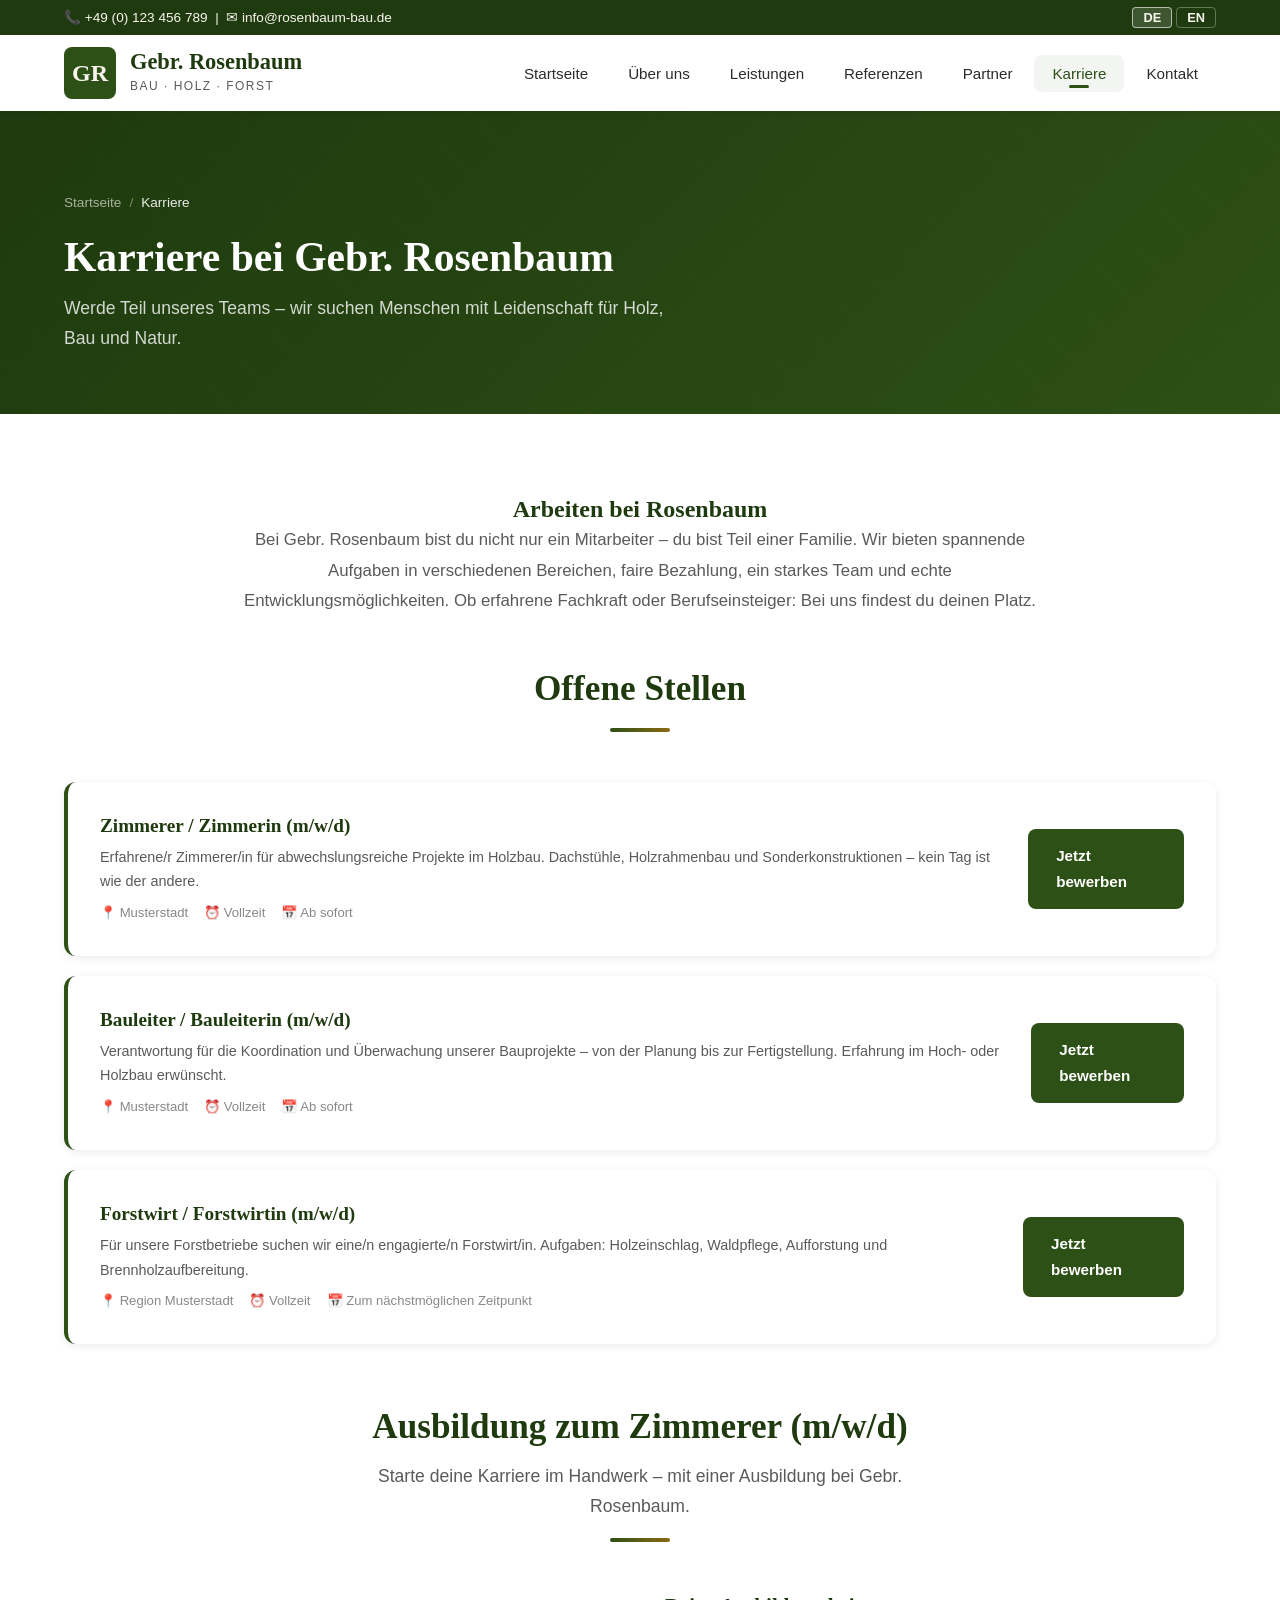
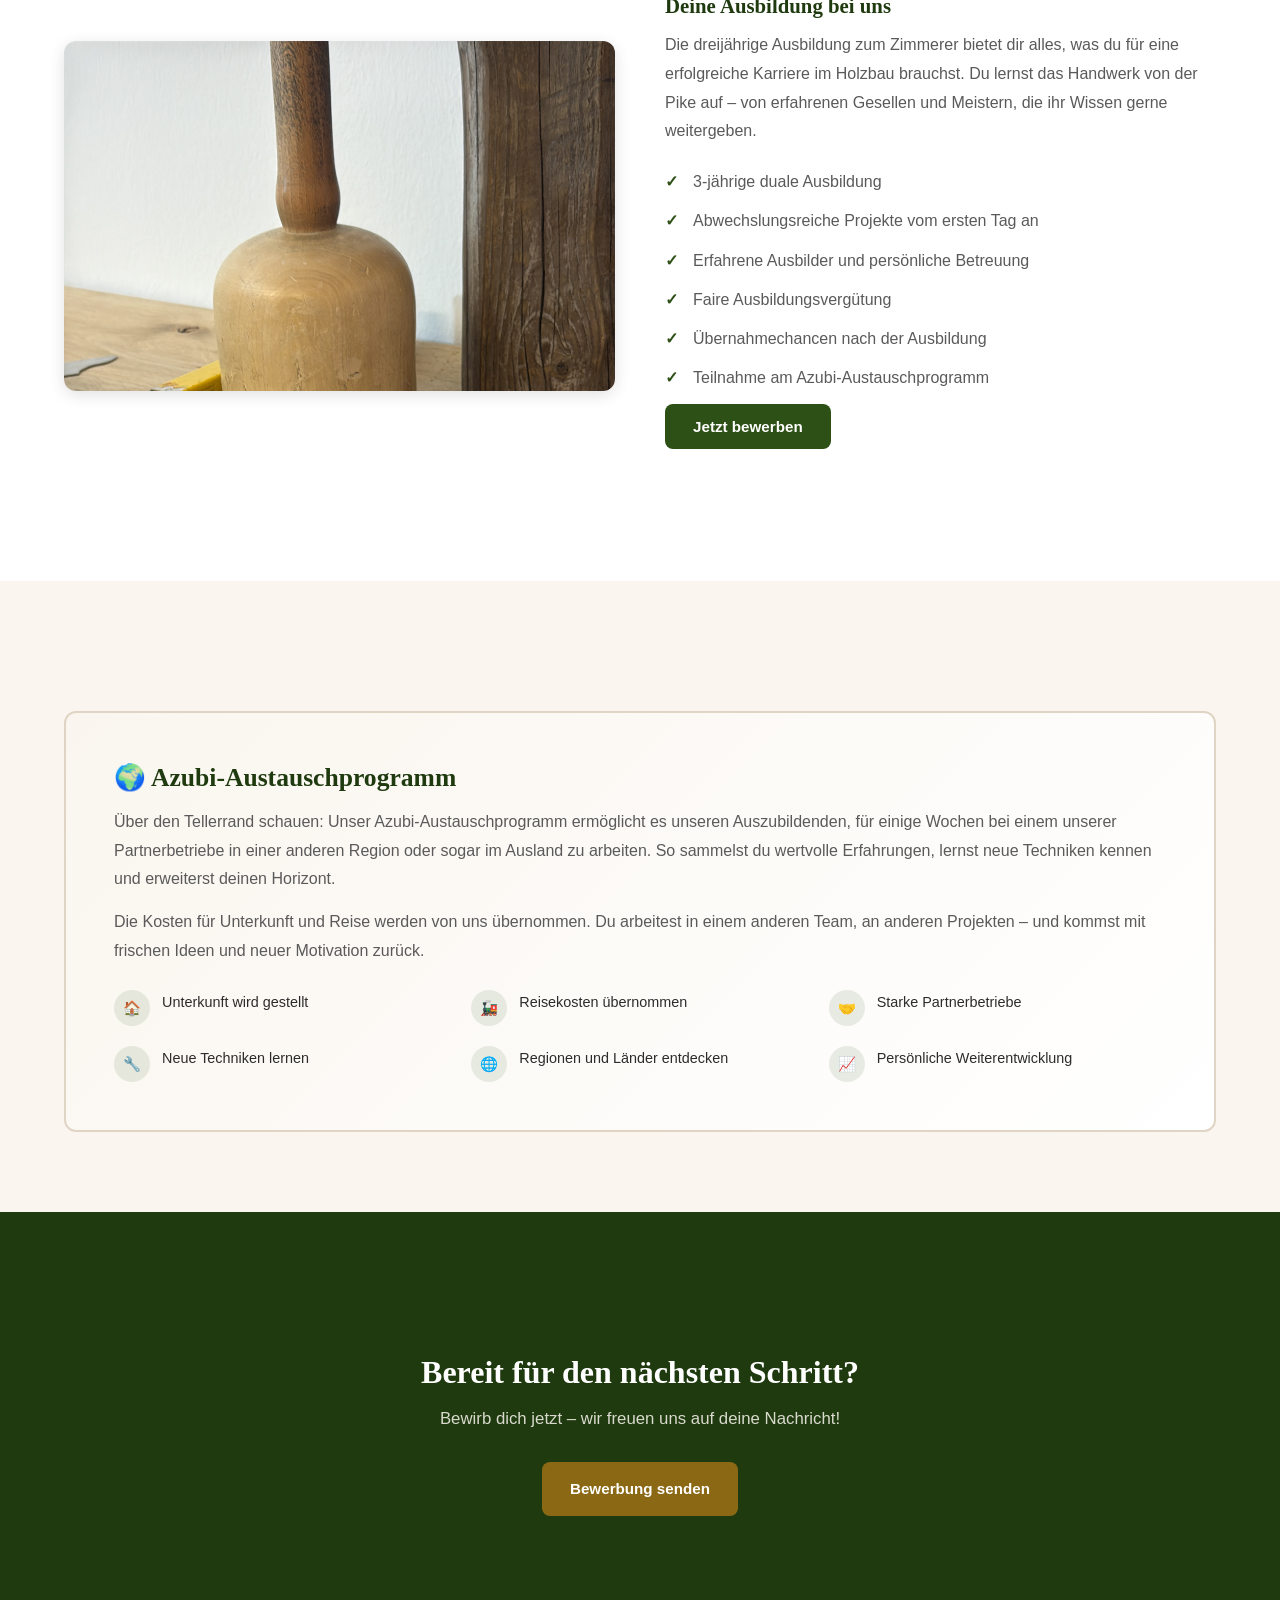
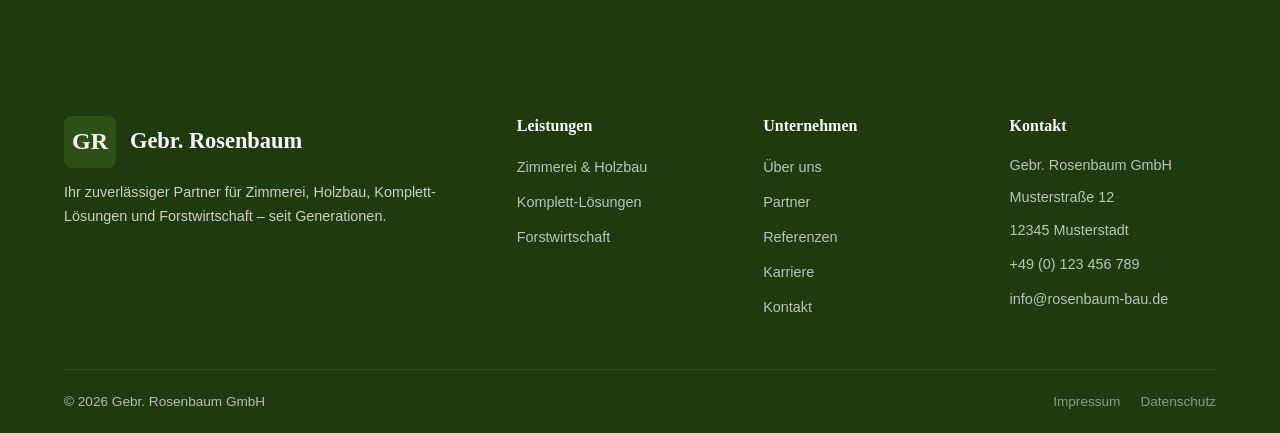
<file: career.html>
<!DOCTYPE html>
<html lang="de">
<head>
  <meta charset="UTF-8">
  <meta name="viewport" content="width=device-width, initial-scale=1.0">
  <title>Karriere – Gebr. Rosenbaum</title>
  <meta name="description" content="Karriere bei Gebr. Rosenbaum – Ausbildung, offene Stellen und Azubi-Austauschprogramm.">
  <link rel="stylesheet" href="css/style.css">
</head>
<body>

  <!-- HEADER -->
  <header class="site-header">
    <div class="header-top">
      <div class="container">
        <div>
          <span data-lang-de>📞 +49 (0) 123 456 789 &nbsp;|&nbsp; ✉ info@rosenbaum-bau.de</span>
          <span data-lang-en>📞 +49 (0) 123 456 789 &nbsp;|&nbsp; ✉ info@rosenbaum-bau.de</span>
        </div>
        <div class="lang-switch">
          <button data-lang="de" class="active">DE</button>
          <button data-lang="en">EN</button>
        </div>
      </div>
    </div>
    <div class="header-main">
      <div class="container">
        <a href="index.html" class="logo">
          <div class="logo-icon">GR</div>
          <div class="logo-text">
            <span class="company-name">Gebr. Rosenbaum</span>
            <span class="company-tagline" data-lang-de>Bau · Holz · Forst</span>
            <span class="company-tagline" data-lang-en>Construction · Timber · Forestry</span>
          </div>
        </a>
        <button class="menu-toggle" aria-label="Menü"><span></span><span></span><span></span></button>
        <nav class="main-nav">
          <ul>
            <li><a href="index.html" data-lang-de>Startseite</a><a href="index.html" data-lang-en>Home</a></li>
            <li><a href="about.html" data-lang-de>Über uns</a><a href="about.html" data-lang-en>About Us</a></li>
            <li><a href="services.html" data-lang-de>Leistungen</a><a href="services.html" data-lang-en>Services</a></li>
            <li><a href="references.html" data-lang-de>Referenzen</a><a href="references.html" data-lang-en>References</a></li>
            <li><a href="partners.html" data-lang-de>Partner</a><a href="partners.html" data-lang-en>Partners</a></li>
            <li><a href="career.html" data-lang-de>Karriere</a><a href="career.html" data-lang-en>Career</a></li>
            <li><a href="contact.html" data-lang-de>Kontakt</a><a href="contact.html" data-lang-en>Contact</a></li>
          </ul>
        </nav>
      </div>
    </div>
  </header>

  <!-- PAGE HERO -->
  <section class="page-hero">
    <div class="container">
      <div class="breadcrumb">
        <a href="index.html" data-lang-de>Startseite</a><a href="index.html" data-lang-en>Home</a>
        <span class="sep">/</span>
        <span class="current" data-lang-de>Karriere</span>
        <span class="current" data-lang-en>Career</span>
      </div>
      <h1 data-lang-de>Karriere bei Gebr. Rosenbaum</h1>
      <h1 data-lang-en>Career at Gebr. Rosenbaum</h1>
      <p data-lang-de>Werde Teil unseres Teams – wir suchen Menschen mit Leidenschaft für Holz, Bau und Natur.</p>
      <p data-lang-en>Join our team – we're looking for people passionate about timber, construction, and nature.</p>
    </div>
  </section>

  <!-- INTRO -->
  <section class="section section-light">
    <div class="container">
      <div class="career-intro fade-in">
        <h2 data-lang-de>Arbeiten bei Rosenbaum</h2>
        <h2 data-lang-en>Working at Rosenbaum</h2>
        <p data-lang-de>Bei Gebr. Rosenbaum bist du nicht nur ein Mitarbeiter – du bist Teil einer Familie. Wir bieten spannende Aufgaben in verschiedenen Bereichen, faire Bezahlung, ein starkes Team und echte Entwicklungsmöglichkeiten. Ob erfahrene Fachkraft oder Berufseinsteiger: Bei uns findest du deinen Platz.</p>
        <p data-lang-en>At Gebr. Rosenbaum, you're not just an employee – you're part of a family. We offer exciting tasks across various areas, fair compensation, a strong team, and real development opportunities. Whether experienced professional or career starter: you'll find your place with us.</p>
      </div>

      <!-- Open Positions -->
      <div class="section-header fade-in">
        <h2 data-lang-de>Offene Stellen</h2>
        <h2 data-lang-en>Open Positions</h2>
        <div class="section-divider"></div>
      </div>

      <div class="job-card fade-in">
        <div class="job-card-info">
          <h3 data-lang-de>Zimmerer / Zimmerin (m/w/d)</h3>
          <h3 data-lang-en>Carpenter (m/f/d)</h3>
          <p data-lang-de>Erfahrene/r Zimmerer/in für abwechslungsreiche Projekte im Holzbau. Dachstühle, Holzrahmenbau und Sonderkonstruktionen – kein Tag ist wie der andere.</p>
          <p data-lang-en>Experienced carpenter for diverse timber construction projects. Roof trusses, timber framing, and special constructions – no two days are alike.</p>
          <div class="job-card-meta">
            <span data-lang-de>📍 Musterstadt</span><span data-lang-en>📍 Musterstadt</span>
            <span data-lang-de>⏰ Vollzeit</span><span data-lang-en>⏰ Full-time</span>
            <span data-lang-de>📅 Ab sofort</span><span data-lang-en>📅 Immediate start</span>
          </div>
        </div>
        <a href="contact.html" class="btn btn-green" data-lang-de>Jetzt bewerben</a>
        <a href="contact.html" class="btn btn-green" data-lang-en>Apply Now</a>
      </div>

      <div class="job-card fade-in">
        <div class="job-card-info">
          <h3 data-lang-de>Bauleiter / Bauleiterin (m/w/d)</h3>
          <h3 data-lang-en>Site Manager (m/f/d)</h3>
          <p data-lang-de>Verantwortung für die Koordination und Überwachung unserer Bauprojekte – von der Planung bis zur Fertigstellung. Erfahrung im Hoch- oder Holzbau erwünscht.</p>
          <p data-lang-en>Responsibility for coordinating and supervising our construction projects – from planning to completion. Experience in structural or timber construction desired.</p>
          <div class="job-card-meta">
            <span data-lang-de>📍 Musterstadt</span><span data-lang-en>📍 Musterstadt</span>
            <span data-lang-de>⏰ Vollzeit</span><span data-lang-en>⏰ Full-time</span>
            <span data-lang-de>📅 Ab sofort</span><span data-lang-en>📅 Immediate start</span>
          </div>
        </div>
        <a href="contact.html" class="btn btn-green" data-lang-de>Jetzt bewerben</a>
        <a href="contact.html" class="btn btn-green" data-lang-en>Apply Now</a>
      </div>

      <div class="job-card fade-in">
        <div class="job-card-info">
          <h3 data-lang-de>Forstwirt / Forstwirtin (m/w/d)</h3>
          <h3 data-lang-en>Forestry Worker (m/f/d)</h3>
          <p data-lang-de>Für unsere Forstbetriebe suchen wir eine/n engagierte/n Forstwirt/in. Aufgaben: Holzeinschlag, Waldpflege, Aufforstung und Brennholzaufbereitung.</p>
          <p data-lang-en>For our forestry operations, we're looking for a dedicated forestry worker. Tasks: timber harvesting, forest maintenance, reforestation, and firewood processing.</p>
          <div class="job-card-meta">
            <span data-lang-de>📍 Region Musterstadt</span><span data-lang-en>📍 Musterstadt Region</span>
            <span data-lang-de>⏰ Vollzeit</span><span data-lang-en>⏰ Full-time</span>
            <span data-lang-de>📅 Zum nächstmöglichen Zeitpunkt</span><span data-lang-en>📅 At the earliest possible date</span>
          </div>
        </div>
        <a href="contact.html" class="btn btn-green" data-lang-de>Jetzt bewerben</a>
        <a href="contact.html" class="btn btn-green" data-lang-en>Apply Now</a>
      </div>

      <!-- Ausbildung -->
      <div class="section-header fade-in" style="margin-top:60px">
        <h2 data-lang-de>Ausbildung zum Zimmerer (m/w/d)</h2>
        <h2 data-lang-en>Carpentry Apprenticeship (m/f/d)</h2>
        <p class="subtitle" data-lang-de>Starte deine Karriere im Handwerk – mit einer Ausbildung bei Gebr. Rosenbaum.</p>
        <p class="subtitle" data-lang-en>Start your career in craftsmanship – with an apprenticeship at Gebr. Rosenbaum.</p>
        <div class="section-divider"></div>
      </div>

      <div class="content-block fade-in">
        <div class="content-block-img">
          <img src="img/holzbau/holzbau-01.jpg" alt="Ausbildung Zimmerer" loading="lazy">
        </div>
        <div class="content-block-text">
          <h3 data-lang-de>Deine Ausbildung bei uns</h3>
          <h3 data-lang-en>Your Apprenticeship With Us</h3>
          <p data-lang-de>Die dreijährige Ausbildung zum Zimmerer bietet dir alles, was du für eine erfolgreiche Karriere im Holzbau brauchst. Du lernst das Handwerk von der Pike auf – von erfahrenen Gesellen und Meistern, die ihr Wissen gerne weitergeben.</p>
          <p data-lang-en>The three-year carpentry apprenticeship offers everything you need for a successful career in timber construction. You'll learn the craft from the ground up – from experienced journeymen and masters who love to share their knowledge.</p>
          <ul>
            <li data-lang-de>3-jährige duale Ausbildung</li>
            <li data-lang-en>3-year dual apprenticeship program</li>
            <li data-lang-de>Abwechslungsreiche Projekte vom ersten Tag an</li>
            <li data-lang-en>Varied projects from day one</li>
            <li data-lang-de>Erfahrene Ausbilder und persönliche Betreuung</li>
            <li data-lang-en>Experienced trainers and personal mentoring</li>
            <li data-lang-de>Faire Ausbildungsvergütung</li>
            <li data-lang-en>Fair apprenticeship compensation</li>
            <li data-lang-de>Übernahmechancen nach der Ausbildung</li>
            <li data-lang-en>Employment opportunities after completion</li>
            <li data-lang-de>Teilnahme am Azubi-Austauschprogramm</li>
            <li data-lang-en>Participation in the apprentice exchange program</li>
          </ul>
          <a href="contact.html" class="btn btn-green" data-lang-de style="margin-top:16px">Jetzt bewerben</a>
          <a href="contact.html" class="btn btn-green" data-lang-en style="margin-top:16px">Apply Now</a>
        </div>
      </div>
    </div>
  </section>

  <!-- AZUBI-AUSTAUSCH -->
  <section class="section section-cream">
    <div class="container">
      <div class="exchange-section fade-in">
        <h2 data-lang-de>🌍 Azubi-Austauschprogramm</h2>
        <h2 data-lang-en>🌍 Apprentice Exchange Program</h2>
        <p data-lang-de>Über den Tellerrand schauen: Unser Azubi-Austauschprogramm ermöglicht es unseren Auszubildenden, für einige Wochen bei einem unserer Partnerbetriebe in einer anderen Region oder sogar im Ausland zu arbeiten. So sammelst du wertvolle Erfahrungen, lernst neue Techniken kennen und erweiterst deinen Horizont.</p>
        <p data-lang-en>Broadening horizons: Our apprentice exchange program allows our trainees to work at one of our partner companies in another region or even abroad for a few weeks. Gain valuable experience, learn new techniques, and expand your perspective.</p>
        <p data-lang-de>Die Kosten für Unterkunft und Reise werden von uns übernommen. Du arbeitest in einem anderen Team, an anderen Projekten – und kommst mit frischen Ideen und neuer Motivation zurück.</p>
        <p data-lang-en>Accommodation and travel costs are covered by us. You'll work with a different team, on different projects – and return with fresh ideas and renewed motivation.</p>
        <div class="exchange-benefits">
          <div class="exchange-benefit">
            <div class="exchange-benefit-icon">🏠</div>
            <span data-lang-de>Unterkunft wird gestellt</span>
            <span data-lang-en>Accommodation provided</span>
          </div>
          <div class="exchange-benefit">
            <div class="exchange-benefit-icon">🚂</div>
            <span data-lang-de>Reisekosten übernommen</span>
            <span data-lang-en>Travel costs covered</span>
          </div>
          <div class="exchange-benefit">
            <div class="exchange-benefit-icon">🤝</div>
            <span data-lang-de>Starke Partnerbetriebe</span>
            <span data-lang-en>Strong partner companies</span>
          </div>
          <div class="exchange-benefit">
            <div class="exchange-benefit-icon">🔧</div>
            <span data-lang-de>Neue Techniken lernen</span>
            <span data-lang-en>Learn new techniques</span>
          </div>
          <div class="exchange-benefit">
            <div class="exchange-benefit-icon">🌐</div>
            <span data-lang-de>Regionen und Länder entdecken</span>
            <span data-lang-en>Discover regions and countries</span>
          </div>
          <div class="exchange-benefit">
            <div class="exchange-benefit-icon">📈</div>
            <span data-lang-de>Persönliche Weiterentwicklung</span>
            <span data-lang-en>Personal development</span>
          </div>
        </div>
      </div>
    </div>
  </section>

  <!-- CTA -->
  <section class="section section-dark">
    <div class="container">
      <div class="cta-section fade-in">
        <h2 data-lang-de>Bereit für den nächsten Schritt?</h2>
        <h2 data-lang-en>Ready for the Next Step?</h2>
        <p data-lang-de>Bewirb dich jetzt – wir freuen uns auf deine Nachricht!</p>
        <p data-lang-en>Apply now – we look forward to hearing from you!</p>
        <div class="btn-group" style="justify-content:center">
          <a href="contact.html" class="btn btn-primary" data-lang-de>Bewerbung senden</a>
          <a href="contact.html" class="btn btn-primary" data-lang-en>Send Application</a>
        </div>
      </div>
    </div>
  </section>

  <!-- FOOTER -->
  <footer class="site-footer">
    <div class="container">
      <div class="footer-grid">
        <div class="footer-col footer-about">
          <a href="index.html" class="logo" style="margin-bottom:8px">
            <div class="logo-icon">GR</div>
            <div class="logo-text"><span class="company-name" style="color:#fff">Gebr. Rosenbaum</span></div>
          </a>
          <p data-lang-de>Ihr zuverlässiger Partner für Zimmerei, Holzbau, Komplett-Lösungen und Forstwirtschaft – seit Generationen.</p>
          <p data-lang-en>Your reliable partner for carpentry, timber construction, complete solutions, and forestry – for generations.</p>
        </div>
        <div class="footer-col">
          <h3 data-lang-de>Leistungen</h3><h3 data-lang-en>Services</h3>
          <ul>
            <li><a href="services.html#zimmerei" data-lang-de>Zimmerei & Holzbau</a><a href="services.html#zimmerei" data-lang-en>Carpentry</a></li>
            <li><a href="services.html#komplett" data-lang-de>Komplett-Lösungen</a><a href="services.html#komplett" data-lang-en>Complete Solutions</a></li>
            <li><a href="services.html#forst" data-lang-de>Forstwirtschaft</a><a href="services.html#forst" data-lang-en>Forestry</a></li>
          </ul>
        </div>
        <div class="footer-col">
          <h3 data-lang-de>Unternehmen</h3><h3 data-lang-en>Company</h3>
          <ul>
            <li><a href="about.html" data-lang-de>Über uns</a><a href="about.html" data-lang-en>About Us</a></li>
            <li><a href="partners.html" data-lang-de>Partner</a><a href="partners.html" data-lang-en>Partners</a></li>
            <li><a href="references.html" data-lang-de>Referenzen</a><a href="references.html" data-lang-en>References</a></li>
            <li><a href="career.html" data-lang-de>Karriere</a><a href="career.html" data-lang-en>Career</a></li>
            <li><a href="contact.html" data-lang-de>Kontakt</a><a href="contact.html" data-lang-en>Contact</a></li>
          </ul>
        </div>
        <div class="footer-col">
          <h3 data-lang-de>Kontakt</h3><h3 data-lang-en>Contact</h3>
          <ul>
            <li style="color:rgba(255,255,255,0.7);font-size:0.9rem">Gebr. Rosenbaum GmbH</li>
            <li style="color:rgba(255,255,255,0.7);font-size:0.9rem">Musterstraße 12</li>
            <li style="color:rgba(255,255,255,0.7);font-size:0.9rem">12345 Musterstadt</li>
            <li style="margin-top:8px"><a href="tel:+49123456789">+49 (0) 123 456 789</a></li>
            <li><a href="mailto:info@rosenbaum-bau.de">info@rosenbaum-bau.de</a></li>
          </ul>
        </div>
      </div>
      <div class="footer-bottom">
        <span>© 2026 Gebr. Rosenbaum GmbH</span>
        <div class="footer-legal">
          <a href="imprint.html" data-lang-de>Impressum</a><a href="imprint.html" data-lang-en>Imprint</a>
          <a href="privacy.html" data-lang-de>Datenschutz</a><a href="privacy.html" data-lang-en>Privacy Policy</a>
        </div>
      </div>
    </div>
  </footer>

  <script src="js/main.js"></script>
</body>
</html>
</file>
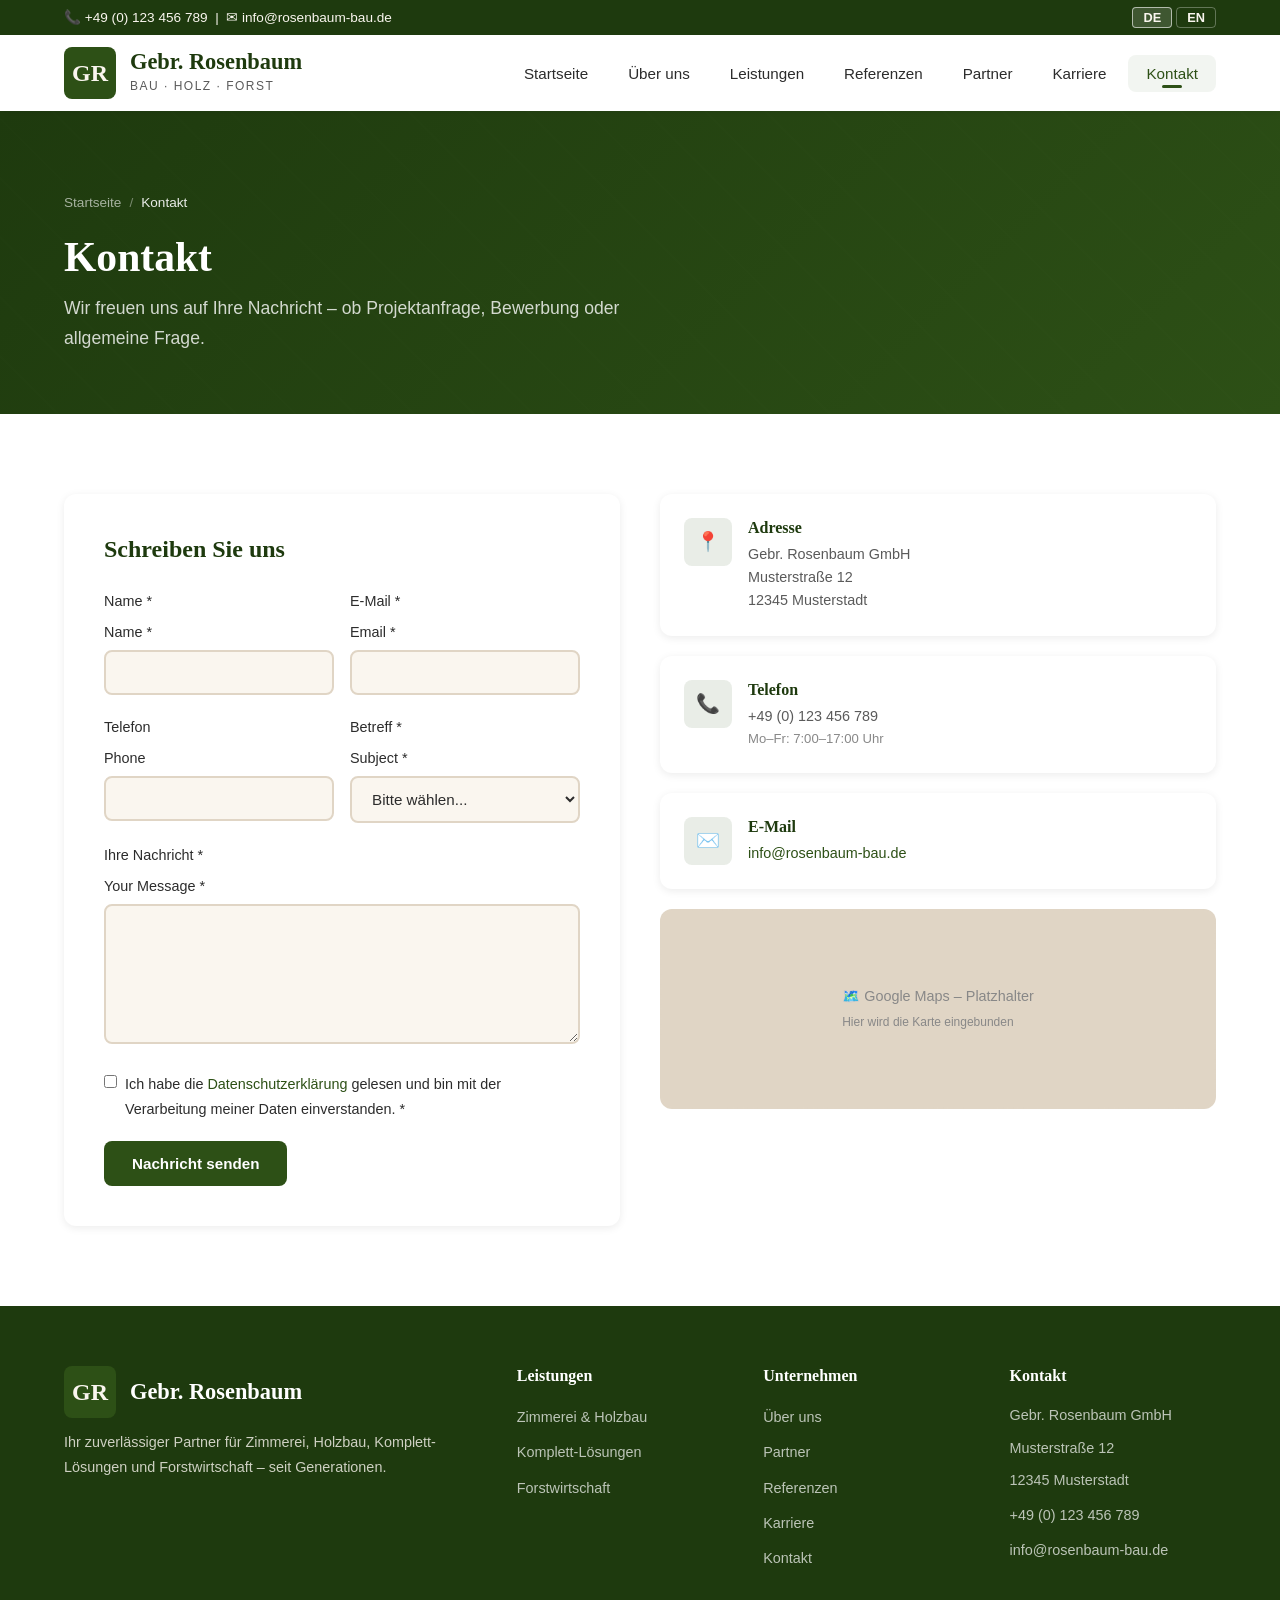
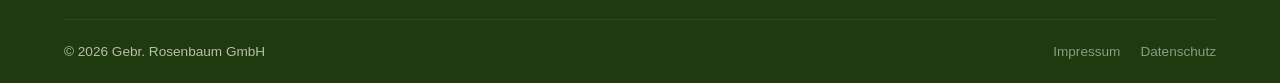
<file: contact.html>
<!DOCTYPE html>
<html lang="de">
<head>
  <meta charset="UTF-8">
  <meta name="viewport" content="width=device-width, initial-scale=1.0">
  <title>Kontakt – Gebr. Rosenbaum</title>
  <meta name="description" content="Kontaktieren Sie Gebr. Rosenbaum – wir freuen uns auf Ihre Anfrage.">
  <link rel="stylesheet" href="css/style.css">
</head>
<body>

  <!-- HEADER -->
  <header class="site-header">
    <div class="header-top">
      <div class="container">
        <div>
          <span data-lang-de>📞 +49 (0) 123 456 789 &nbsp;|&nbsp; ✉ info@rosenbaum-bau.de</span>
          <span data-lang-en>📞 +49 (0) 123 456 789 &nbsp;|&nbsp; ✉ info@rosenbaum-bau.de</span>
        </div>
        <div class="lang-switch">
          <button data-lang="de" class="active">DE</button>
          <button data-lang="en">EN</button>
        </div>
      </div>
    </div>
    <div class="header-main">
      <div class="container">
        <a href="index.html" class="logo">
          <div class="logo-icon">GR</div>
          <div class="logo-text">
            <span class="company-name">Gebr. Rosenbaum</span>
            <span class="company-tagline" data-lang-de>Bau · Holz · Forst</span>
            <span class="company-tagline" data-lang-en>Construction · Timber · Forestry</span>
          </div>
        </a>
        <button class="menu-toggle" aria-label="Menü"><span></span><span></span><span></span></button>
        <nav class="main-nav">
          <ul>
            <li><a href="index.html" data-lang-de>Startseite</a><a href="index.html" data-lang-en>Home</a></li>
            <li><a href="about.html" data-lang-de>Über uns</a><a href="about.html" data-lang-en>About Us</a></li>
            <li><a href="services.html" data-lang-de>Leistungen</a><a href="services.html" data-lang-en>Services</a></li>
            <li><a href="references.html" data-lang-de>Referenzen</a><a href="references.html" data-lang-en>References</a></li>
            <li><a href="partners.html" data-lang-de>Partner</a><a href="partners.html" data-lang-en>Partners</a></li>
            <li><a href="career.html" data-lang-de>Karriere</a><a href="career.html" data-lang-en>Career</a></li>
            <li><a href="contact.html" data-lang-de>Kontakt</a><a href="contact.html" data-lang-en>Contact</a></li>
          </ul>
        </nav>
      </div>
    </div>
  </header>

  <!-- PAGE HERO -->
  <section class="page-hero">
    <div class="container">
      <div class="breadcrumb">
        <a href="index.html" data-lang-de>Startseite</a><a href="index.html" data-lang-en>Home</a>
        <span class="sep">/</span>
        <span class="current" data-lang-de>Kontakt</span>
        <span class="current" data-lang-en>Contact</span>
      </div>
      <h1 data-lang-de>Kontakt</h1>
      <h1 data-lang-en>Contact</h1>
      <p data-lang-de>Wir freuen uns auf Ihre Nachricht – ob Projektanfrage, Bewerbung oder allgemeine Frage.</p>
      <p data-lang-en>We look forward to your message – whether project inquiry, application, or general question.</p>
    </div>
  </section>

  <!-- CONTACT -->
  <section class="section section-light">
    <div class="container">
      <div class="contact-grid fade-in">
        <!-- Form -->
        <div class="contact-form">
          <h2 data-lang-de style="margin-bottom:24px;font-size:1.5rem">Schreiben Sie uns</h2>
          <h2 data-lang-en style="margin-bottom:24px;font-size:1.5rem">Write to Us</h2>
          <form id="contact-form">
            <div class="form-row">
              <div class="form-group">
                <label data-lang-de for="name">Name *</label>
                <label data-lang-en for="name">Name *</label>
                <input type="text" id="name" name="name" required>
              </div>
              <div class="form-group">
                <label data-lang-de for="email">E-Mail *</label>
                <label data-lang-en for="email">Email *</label>
                <input type="email" id="email" name="email" required>
              </div>
            </div>
            <div class="form-row">
              <div class="form-group">
                <label data-lang-de for="phone">Telefon</label>
                <label data-lang-en for="phone">Phone</label>
                <input type="tel" id="phone" name="phone">
              </div>
              <div class="form-group">
                <label data-lang-de for="subject">Betreff *</label>
                <label data-lang-en for="subject">Subject *</label>
                <select id="subject" name="subject" required>
                  <option value="" data-lang-de>Bitte wählen...</option>
                  <option value="" data-lang-en>Please select...</option>
                  <option value="zimmerei" data-lang-de>Zimmerei & Holzbau</option>
                  <option value="zimmerei" data-lang-en>Carpentry & Timber</option>
                  <option value="komplett" data-lang-de>Komplett-Lösungen</option>
                  <option value="komplett" data-lang-en>Complete Solutions</option>
                  <option value="forst" data-lang-de>Forstwirtschaft</option>
                  <option value="forst" data-lang-en>Forestry</option>
                  <option value="karriere" data-lang-de>Bewerbung / Karriere</option>
                  <option value="karriere" data-lang-en>Application / Career</option>
                  <option value="sonstiges" data-lang-de>Sonstiges</option>
                  <option value="sonstiges" data-lang-en>Other</option>
                </select>
              </div>
            </div>
            <div class="form-group">
              <label data-lang-de for="message">Ihre Nachricht *</label>
              <label data-lang-en for="message">Your Message *</label>
              <textarea id="message" name="message" required></textarea>
            </div>
            <div class="form-group" style="font-size:0.82rem;color:var(--color-text-muted)">
              <label style="display:flex;align-items:flex-start;gap:8px;font-weight:400;cursor:pointer">
                <input type="checkbox" required style="margin-top:3px;width:auto">
                <span data-lang-de>Ich habe die <a href="privacy.html">Datenschutzerklärung</a> gelesen und bin mit der Verarbeitung meiner Daten einverstanden. *</span>
                <span data-lang-en>I have read the <a href="privacy.html">privacy policy</a> and agree to the processing of my data. *</span>
              </label>
            </div>
            <button type="submit" class="btn btn-green" data-lang-de>Nachricht senden</button>
            <button type="submit" class="btn btn-green" data-lang-en>Send Message</button>
          </form>
        </div>

        <!-- Info -->
        <div class="contact-info-box">
          <div class="contact-card">
            <div class="contact-card-icon">📍</div>
            <div>
              <h3 data-lang-de>Adresse</h3>
              <h3 data-lang-en>Address</h3>
              <p>Gebr. Rosenbaum GmbH<br>Musterstraße 12<br>12345 Musterstadt</p>
            </div>
          </div>
          <div class="contact-card">
            <div class="contact-card-icon">📞</div>
            <div>
              <h3 data-lang-de>Telefon</h3>
              <h3 data-lang-en>Phone</h3>
              <p>+49 (0) 123 456 789</p>
              <p data-lang-de style="font-size:0.82rem;color:var(--color-text-muted)">Mo–Fr: 7:00–17:00 Uhr</p>
              <p data-lang-en style="font-size:0.82rem;color:var(--color-text-muted)">Mon–Fri: 7:00 AM–5:00 PM</p>
            </div>
          </div>
          <div class="contact-card">
            <div class="contact-card-icon">✉️</div>
            <div>
              <h3>E-Mail</h3>
              <p><a href="mailto:info@rosenbaum-bau.de">info@rosenbaum-bau.de</a></p>
            </div>
          </div>

          <!-- Map Placeholder -->
          <div class="map-placeholder">
            <div>
              <p data-lang-de>🗺️ Google Maps – Platzhalter<br><small>Hier wird die Karte eingebunden</small></p>
              <p data-lang-en>🗺️ Google Maps – Placeholder<br><small>Map will be embedded here</small></p>
            </div>
          </div>
        </div>
      </div>
    </div>
  </section>

  <!-- FOOTER -->
  <footer class="site-footer">
    <div class="container">
      <div class="footer-grid">
        <div class="footer-col footer-about">
          <a href="index.html" class="logo" style="margin-bottom:8px">
            <div class="logo-icon">GR</div>
            <div class="logo-text"><span class="company-name" style="color:#fff">Gebr. Rosenbaum</span></div>
          </a>
          <p data-lang-de>Ihr zuverlässiger Partner für Zimmerei, Holzbau, Komplett-Lösungen und Forstwirtschaft – seit Generationen.</p>
          <p data-lang-en>Your reliable partner for carpentry, timber construction, complete solutions, and forestry – for generations.</p>
        </div>
        <div class="footer-col">
          <h3 data-lang-de>Leistungen</h3><h3 data-lang-en>Services</h3>
          <ul>
            <li><a href="services.html#zimmerei" data-lang-de>Zimmerei & Holzbau</a><a href="services.html#zimmerei" data-lang-en>Carpentry</a></li>
            <li><a href="services.html#komplett" data-lang-de>Komplett-Lösungen</a><a href="services.html#komplett" data-lang-en>Complete Solutions</a></li>
            <li><a href="services.html#forst" data-lang-de>Forstwirtschaft</a><a href="services.html#forst" data-lang-en>Forestry</a></li>
          </ul>
        </div>
        <div class="footer-col">
          <h3 data-lang-de>Unternehmen</h3><h3 data-lang-en>Company</h3>
          <ul>
            <li><a href="about.html" data-lang-de>Über uns</a><a href="about.html" data-lang-en>About Us</a></li>
            <li><a href="partners.html" data-lang-de>Partner</a><a href="partners.html" data-lang-en>Partners</a></li>
            <li><a href="references.html" data-lang-de>Referenzen</a><a href="references.html" data-lang-en>References</a></li>
            <li><a href="career.html" data-lang-de>Karriere</a><a href="career.html" data-lang-en>Career</a></li>
            <li><a href="contact.html" data-lang-de>Kontakt</a><a href="contact.html" data-lang-en>Contact</a></li>
          </ul>
        </div>
        <div class="footer-col">
          <h3 data-lang-de>Kontakt</h3><h3 data-lang-en>Contact</h3>
          <ul>
            <li style="color:rgba(255,255,255,0.7);font-size:0.9rem">Gebr. Rosenbaum GmbH</li>
            <li style="color:rgba(255,255,255,0.7);font-size:0.9rem">Musterstraße 12</li>
            <li style="color:rgba(255,255,255,0.7);font-size:0.9rem">12345 Musterstadt</li>
            <li style="margin-top:8px"><a href="tel:+49123456789">+49 (0) 123 456 789</a></li>
            <li><a href="mailto:info@rosenbaum-bau.de">info@rosenbaum-bau.de</a></li>
          </ul>
        </div>
      </div>
      <div class="footer-bottom">
        <span>© 2026 Gebr. Rosenbaum GmbH</span>
        <div class="footer-legal">
          <a href="imprint.html" data-lang-de>Impressum</a><a href="imprint.html" data-lang-en>Imprint</a>
          <a href="privacy.html" data-lang-de>Datenschutz</a><a href="privacy.html" data-lang-en>Privacy Policy</a>
        </div>
      </div>
    </div>
  </footer>

  <script src="js/main.js"></script>
</body>
</html>
</file>
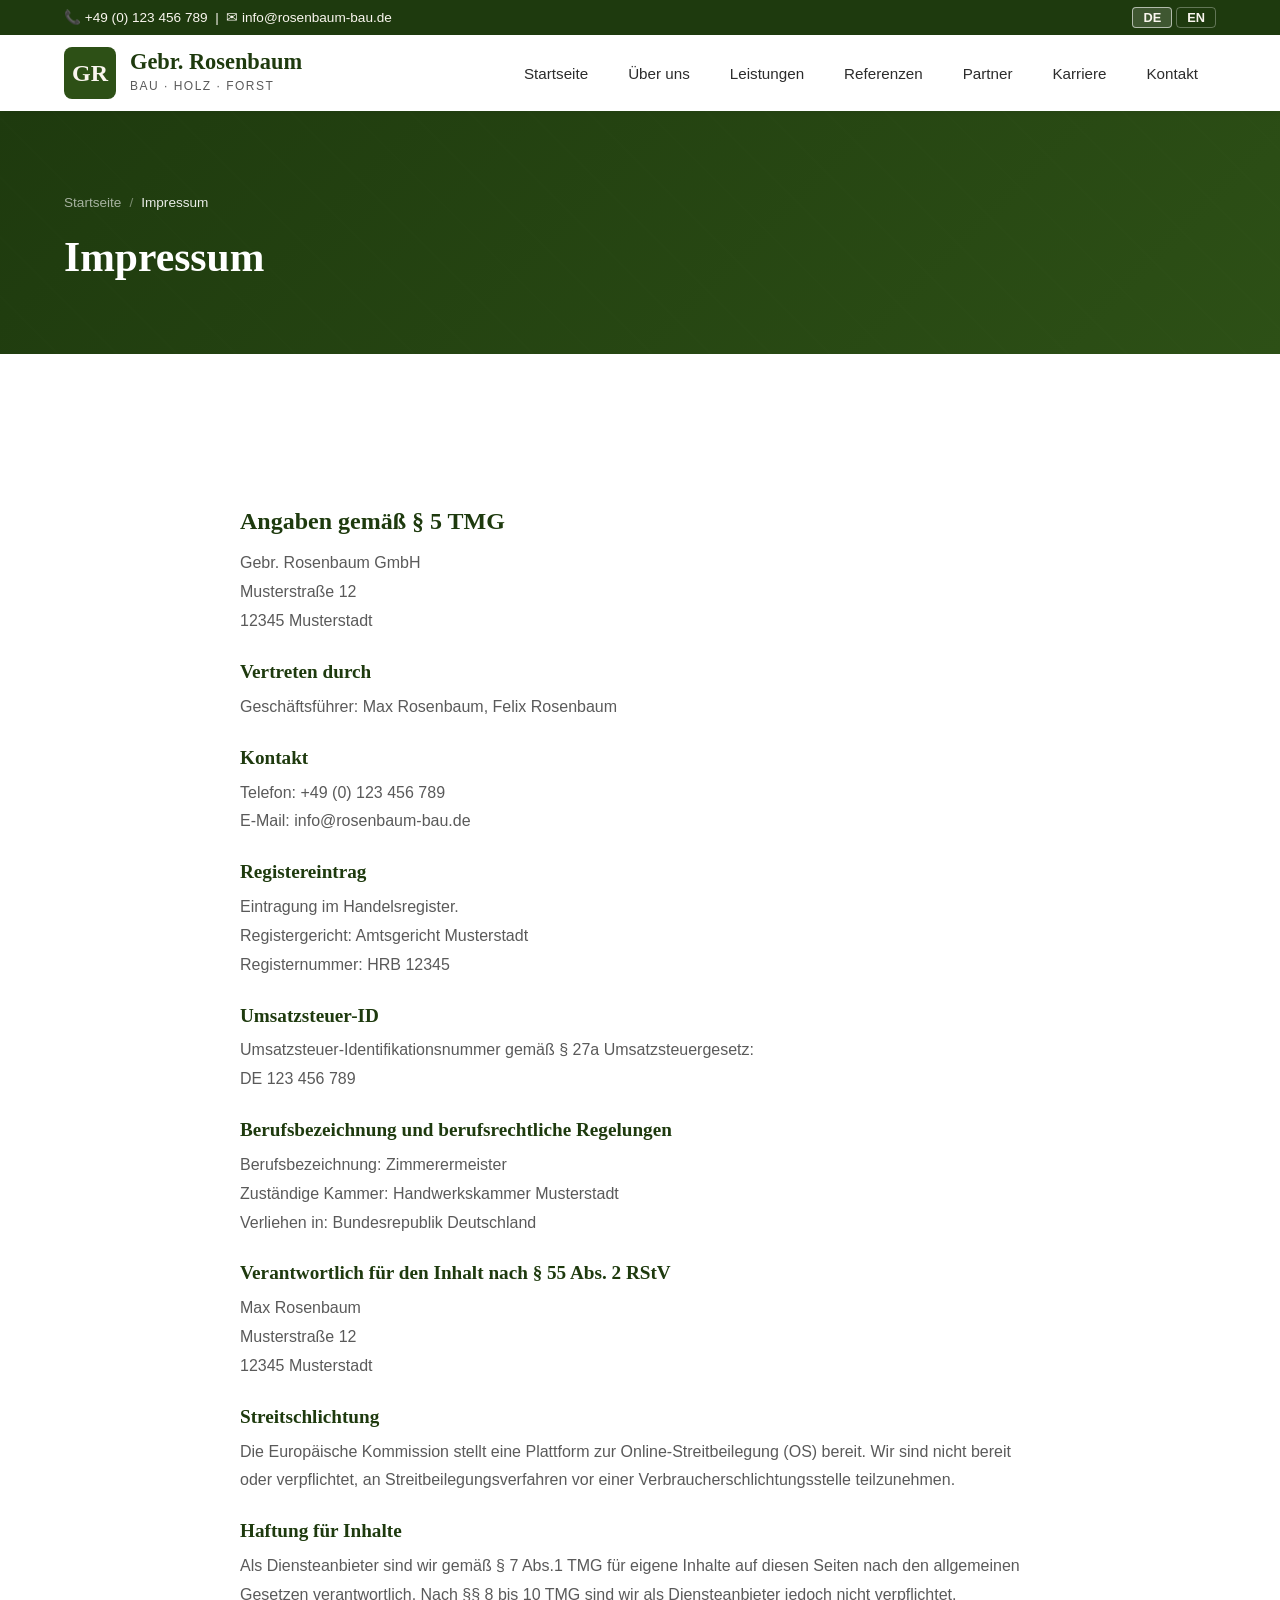
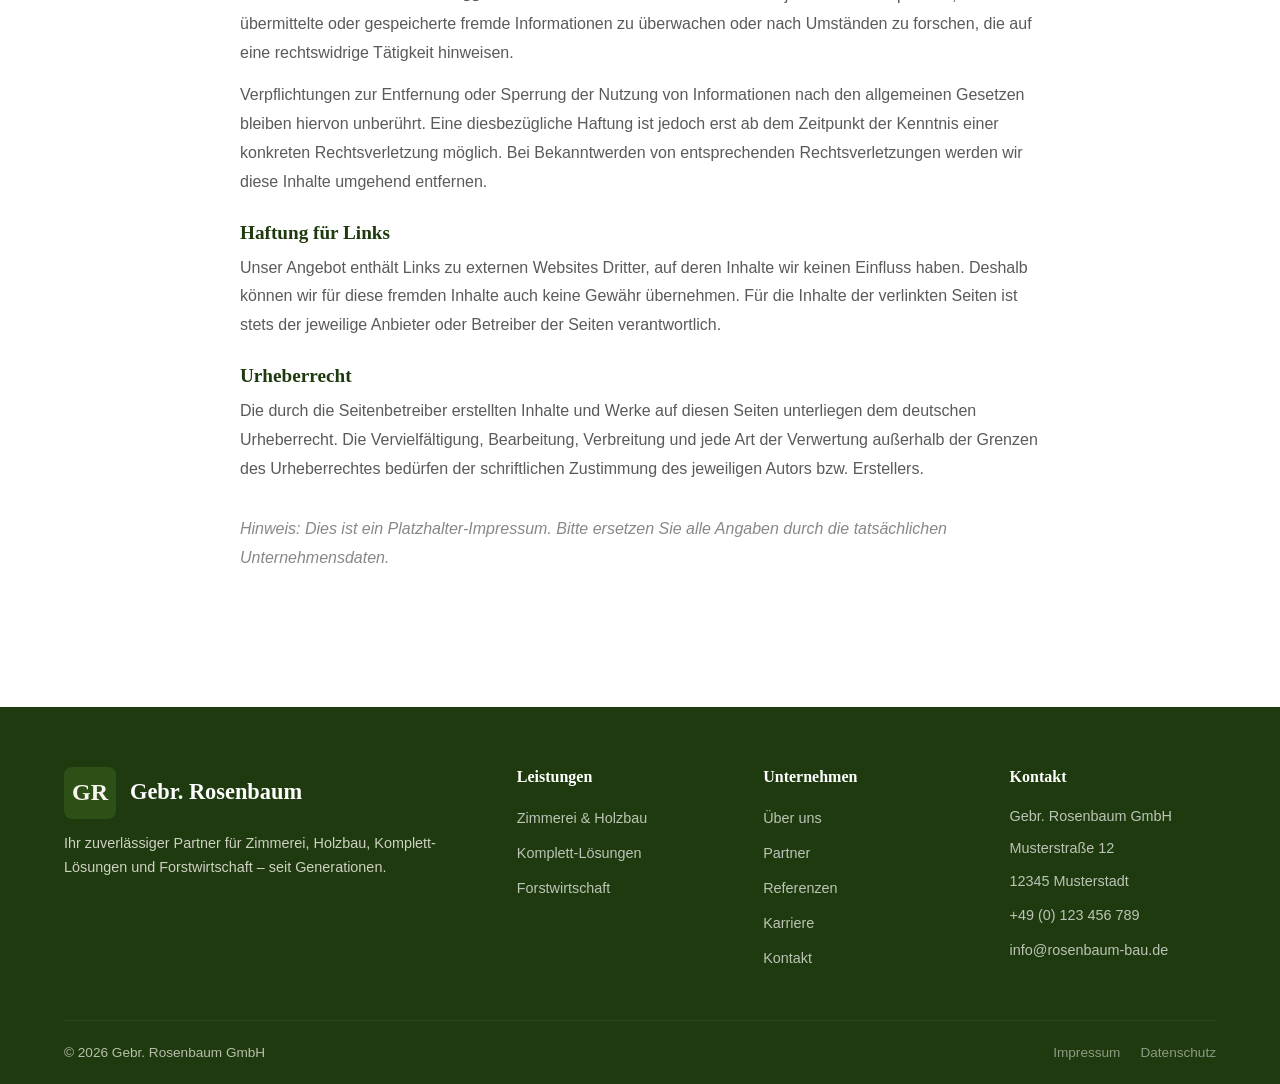
<file: imprint.html>
<!DOCTYPE html>
<html lang="de">
<head>
  <meta charset="UTF-8">
  <meta name="viewport" content="width=device-width, initial-scale=1.0">
  <title>Impressum – Gebr. Rosenbaum</title>
  <link rel="stylesheet" href="css/style.css">
</head>
<body>

  <!-- HEADER -->
  <header class="site-header">
    <div class="header-top">
      <div class="container">
        <div>
          <span data-lang-de>📞 +49 (0) 123 456 789 &nbsp;|&nbsp; ✉ info@rosenbaum-bau.de</span>
          <span data-lang-en>📞 +49 (0) 123 456 789 &nbsp;|&nbsp; ✉ info@rosenbaum-bau.de</span>
        </div>
        <div class="lang-switch">
          <button data-lang="de" class="active">DE</button>
          <button data-lang="en">EN</button>
        </div>
      </div>
    </div>
    <div class="header-main">
      <div class="container">
        <a href="index.html" class="logo">
          <div class="logo-icon">GR</div>
          <div class="logo-text">
            <span class="company-name">Gebr. Rosenbaum</span>
            <span class="company-tagline" data-lang-de>Bau · Holz · Forst</span>
            <span class="company-tagline" data-lang-en>Construction · Timber · Forestry</span>
          </div>
        </a>
        <button class="menu-toggle" aria-label="Menü"><span></span><span></span><span></span></button>
        <nav class="main-nav">
          <ul>
            <li><a href="index.html" data-lang-de>Startseite</a><a href="index.html" data-lang-en>Home</a></li>
            <li><a href="about.html" data-lang-de>Über uns</a><a href="about.html" data-lang-en>About Us</a></li>
            <li><a href="services.html" data-lang-de>Leistungen</a><a href="services.html" data-lang-en>Services</a></li>
            <li><a href="references.html" data-lang-de>Referenzen</a><a href="references.html" data-lang-en>References</a></li>
            <li><a href="partners.html" data-lang-de>Partner</a><a href="partners.html" data-lang-en>Partners</a></li>
            <li><a href="career.html" data-lang-de>Karriere</a><a href="career.html" data-lang-en>Career</a></li>
            <li><a href="contact.html" data-lang-de>Kontakt</a><a href="contact.html" data-lang-en>Contact</a></li>
          </ul>
        </nav>
      </div>
    </div>
  </header>

  <!-- PAGE HERO -->
  <section class="page-hero">
    <div class="container">
      <div class="breadcrumb">
        <a href="index.html" data-lang-de>Startseite</a><a href="index.html" data-lang-en>Home</a>
        <span class="sep">/</span>
        <span class="current" data-lang-de>Impressum</span>
        <span class="current" data-lang-en>Imprint</span>
      </div>
      <h1 data-lang-de>Impressum</h1>
      <h1 data-lang-en>Imprint</h1>
    </div>
  </section>

  <!-- CONTENT -->
  <section class="section section-light">
    <div class="container">
      <div class="legal-content" data-lang-de>
        <h2>Angaben gemäß § 5 TMG</h2>
        <p>
          Gebr. Rosenbaum GmbH<br>
          Musterstraße 12<br>
          12345 Musterstadt
        </p>

        <h3>Vertreten durch</h3>
        <p>Geschäftsführer: Max Rosenbaum, Felix Rosenbaum</p>

        <h3>Kontakt</h3>
        <p>
          Telefon: +49 (0) 123 456 789<br>
          E-Mail: info@rosenbaum-bau.de
        </p>

        <h3>Registereintrag</h3>
        <p>
          Eintragung im Handelsregister.<br>
          Registergericht: Amtsgericht Musterstadt<br>
          Registernummer: HRB 12345
        </p>

        <h3>Umsatzsteuer-ID</h3>
        <p>
          Umsatzsteuer-Identifikationsnummer gemäß § 27a Umsatzsteuergesetz:<br>
          DE 123 456 789
        </p>

        <h3>Berufsbezeichnung und berufsrechtliche Regelungen</h3>
        <p>
          Berufsbezeichnung: Zimmerermeister<br>
          Zuständige Kammer: Handwerkskammer Musterstadt<br>
          Verliehen in: Bundesrepublik Deutschland
        </p>

        <h3>Verantwortlich für den Inhalt nach § 55 Abs. 2 RStV</h3>
        <p>
          Max Rosenbaum<br>
          Musterstraße 12<br>
          12345 Musterstadt
        </p>

        <h3>Streitschlichtung</h3>
        <p>Die Europäische Kommission stellt eine Plattform zur Online-Streitbeilegung (OS) bereit. Wir sind nicht bereit oder verpflichtet, an Streitbeilegungsverfahren vor einer Verbraucherschlichtungsstelle teilzunehmen.</p>

        <h3>Haftung für Inhalte</h3>
        <p>Als Diensteanbieter sind wir gemäß § 7 Abs.1 TMG für eigene Inhalte auf diesen Seiten nach den allgemeinen Gesetzen verantwortlich. Nach §§ 8 bis 10 TMG sind wir als Diensteanbieter jedoch nicht verpflichtet, übermittelte oder gespeicherte fremde Informationen zu überwachen oder nach Umständen zu forschen, die auf eine rechtswidrige Tätigkeit hinweisen.</p>
        <p>Verpflichtungen zur Entfernung oder Sperrung der Nutzung von Informationen nach den allgemeinen Gesetzen bleiben hiervon unberührt. Eine diesbezügliche Haftung ist jedoch erst ab dem Zeitpunkt der Kenntnis einer konkreten Rechtsverletzung möglich. Bei Bekanntwerden von entsprechenden Rechtsverletzungen werden wir diese Inhalte umgehend entfernen.</p>

        <h3>Haftung für Links</h3>
        <p>Unser Angebot enthält Links zu externen Websites Dritter, auf deren Inhalte wir keinen Einfluss haben. Deshalb können wir für diese fremden Inhalte auch keine Gewähr übernehmen. Für die Inhalte der verlinkten Seiten ist stets der jeweilige Anbieter oder Betreiber der Seiten verantwortlich.</p>

        <h3>Urheberrecht</h3>
        <p>Die durch die Seitenbetreiber erstellten Inhalte und Werke auf diesen Seiten unterliegen dem deutschen Urheberrecht. Die Vervielfältigung, Bearbeitung, Verbreitung und jede Art der Verwertung außerhalb der Grenzen des Urheberrechtes bedürfen der schriftlichen Zustimmung des jeweiligen Autors bzw. Erstellers.</p>

        <p style="margin-top:32px;font-style:italic;color:var(--color-text-muted)">Hinweis: Dies ist ein Platzhalter-Impressum. Bitte ersetzen Sie alle Angaben durch die tatsächlichen Unternehmensdaten.</p>
      </div>

      <div class="legal-content" data-lang-en>
        <h2>Information according to § 5 TMG</h2>
        <p>
          Gebr. Rosenbaum GmbH<br>
          Musterstraße 12<br>
          12345 Musterstadt, Germany
        </p>

        <h3>Represented by</h3>
        <p>Managing Directors: Max Rosenbaum, Felix Rosenbaum</p>

        <h3>Contact</h3>
        <p>
          Phone: +49 (0) 123 456 789<br>
          Email: info@rosenbaum-bau.de
        </p>

        <h3>Commercial Register</h3>
        <p>
          Registered at: Local Court Musterstadt<br>
          Registration Number: HRB 12345
        </p>

        <h3>VAT ID</h3>
        <p>
          VAT identification number according to § 27a of the German VAT Act:<br>
          DE 123 456 789
        </p>

        <h3>Professional Designation</h3>
        <p>
          Professional title: Master Carpenter<br>
          Competent chamber: Chamber of Crafts Musterstadt<br>
          Awarded in: Federal Republic of Germany
        </p>

        <h3>Responsible for Content according to § 55 Abs. 2 RStV</h3>
        <p>
          Max Rosenbaum<br>
          Musterstraße 12<br>
          12345 Musterstadt
        </p>

        <h3>Dispute Resolution</h3>
        <p>The European Commission provides a platform for online dispute resolution (OS). We are not willing or obliged to participate in dispute resolution proceedings before a consumer arbitration board.</p>

        <h3>Liability for Content</h3>
        <p>As a service provider, we are responsible for our own content on these pages in accordance with general laws pursuant to § 7 (1) TMG. According to §§ 8 to 10 TMG, however, we are not obligated to monitor transmitted or stored third-party information or to investigate circumstances that indicate illegal activity.</p>

        <h3>Liability for Links</h3>
        <p>Our website contains links to external third-party websites over whose content we have no influence. Therefore, we cannot accept any liability for this external content. The respective provider or operator of the linked pages is always responsible for the content of the linked pages.</p>

        <h3>Copyright</h3>
        <p>The content and works created by the site operators on these pages are subject to German copyright law. Duplication, processing, distribution, and any form of commercialization of such material beyond the scope of copyright law require the prior written consent of the respective author or creator.</p>

        <p style="margin-top:32px;font-style:italic;color:var(--color-text-muted)">Note: This is a placeholder imprint. Please replace all information with actual company data.</p>
      </div>
    </div>
  </section>

  <!-- FOOTER -->
  <footer class="site-footer">
    <div class="container">
      <div class="footer-grid">
        <div class="footer-col footer-about">
          <a href="index.html" class="logo" style="margin-bottom:8px">
            <div class="logo-icon">GR</div>
            <div class="logo-text"><span class="company-name" style="color:#fff">Gebr. Rosenbaum</span></div>
          </a>
          <p data-lang-de>Ihr zuverlässiger Partner für Zimmerei, Holzbau, Komplett-Lösungen und Forstwirtschaft – seit Generationen.</p>
          <p data-lang-en>Your reliable partner for carpentry, timber construction, complete solutions, and forestry – for generations.</p>
        </div>
        <div class="footer-col">
          <h3 data-lang-de>Leistungen</h3><h3 data-lang-en>Services</h3>
          <ul>
            <li><a href="services.html#zimmerei" data-lang-de>Zimmerei & Holzbau</a><a href="services.html#zimmerei" data-lang-en>Carpentry</a></li>
            <li><a href="services.html#komplett" data-lang-de>Komplett-Lösungen</a><a href="services.html#komplett" data-lang-en>Complete Solutions</a></li>
            <li><a href="services.html#forst" data-lang-de>Forstwirtschaft</a><a href="services.html#forst" data-lang-en>Forestry</a></li>
          </ul>
        </div>
        <div class="footer-col">
          <h3 data-lang-de>Unternehmen</h3><h3 data-lang-en>Company</h3>
          <ul>
            <li><a href="about.html" data-lang-de>Über uns</a><a href="about.html" data-lang-en>About Us</a></li>
            <li><a href="partners.html" data-lang-de>Partner</a><a href="partners.html" data-lang-en>Partners</a></li>
            <li><a href="references.html" data-lang-de>Referenzen</a><a href="references.html" data-lang-en>References</a></li>
            <li><a href="career.html" data-lang-de>Karriere</a><a href="career.html" data-lang-en>Career</a></li>
            <li><a href="contact.html" data-lang-de>Kontakt</a><a href="contact.html" data-lang-en>Contact</a></li>
          </ul>
        </div>
        <div class="footer-col">
          <h3 data-lang-de>Kontakt</h3><h3 data-lang-en>Contact</h3>
          <ul>
            <li style="color:rgba(255,255,255,0.7);font-size:0.9rem">Gebr. Rosenbaum GmbH</li>
            <li style="color:rgba(255,255,255,0.7);font-size:0.9rem">Musterstraße 12</li>
            <li style="color:rgba(255,255,255,0.7);font-size:0.9rem">12345 Musterstadt</li>
            <li style="margin-top:8px"><a href="tel:+49123456789">+49 (0) 123 456 789</a></li>
            <li><a href="mailto:info@rosenbaum-bau.de">info@rosenbaum-bau.de</a></li>
          </ul>
        </div>
      </div>
      <div class="footer-bottom">
        <span>© 2026 Gebr. Rosenbaum GmbH</span>
        <div class="footer-legal">
          <a href="imprint.html" data-lang-de>Impressum</a><a href="imprint.html" data-lang-en>Imprint</a>
          <a href="privacy.html" data-lang-de>Datenschutz</a><a href="privacy.html" data-lang-en>Privacy Policy</a>
        </div>
      </div>
    </div>
  </footer>

  <script src="js/main.js"></script>
</body>
</html>
</file>
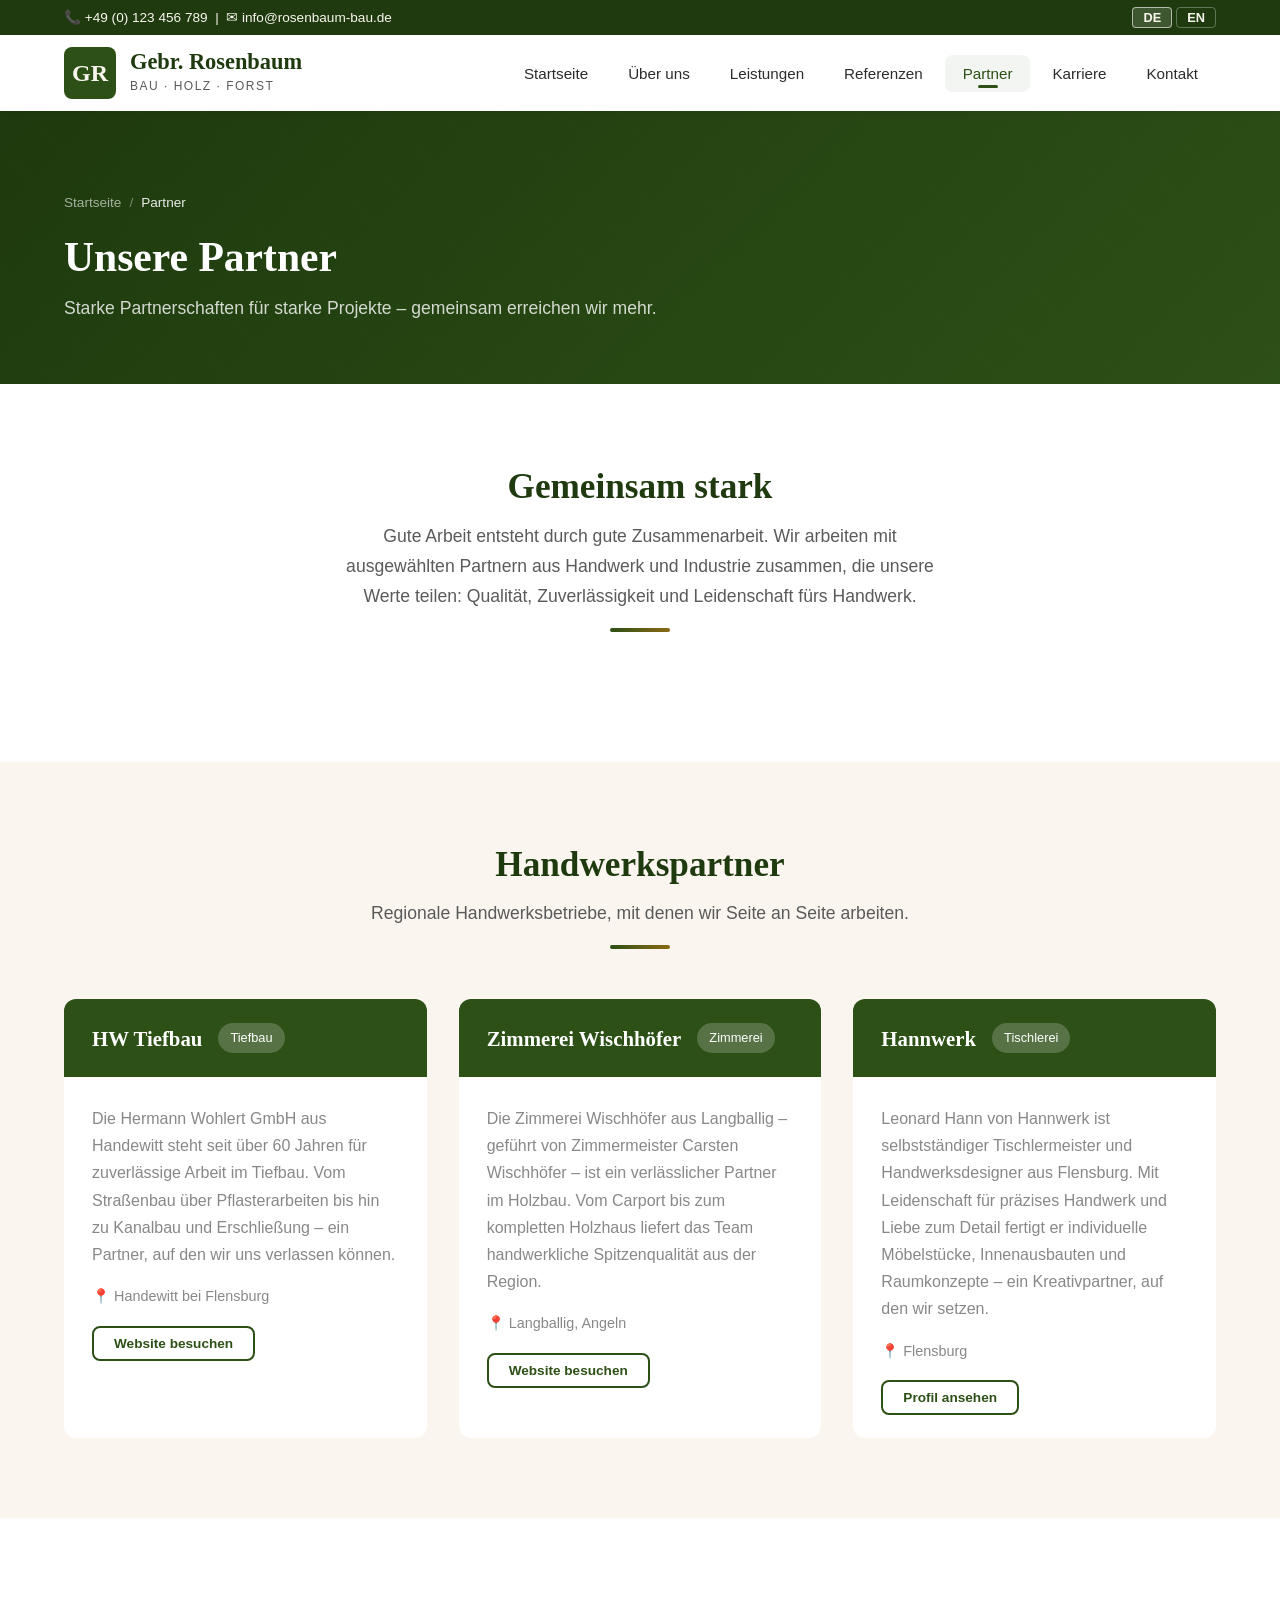
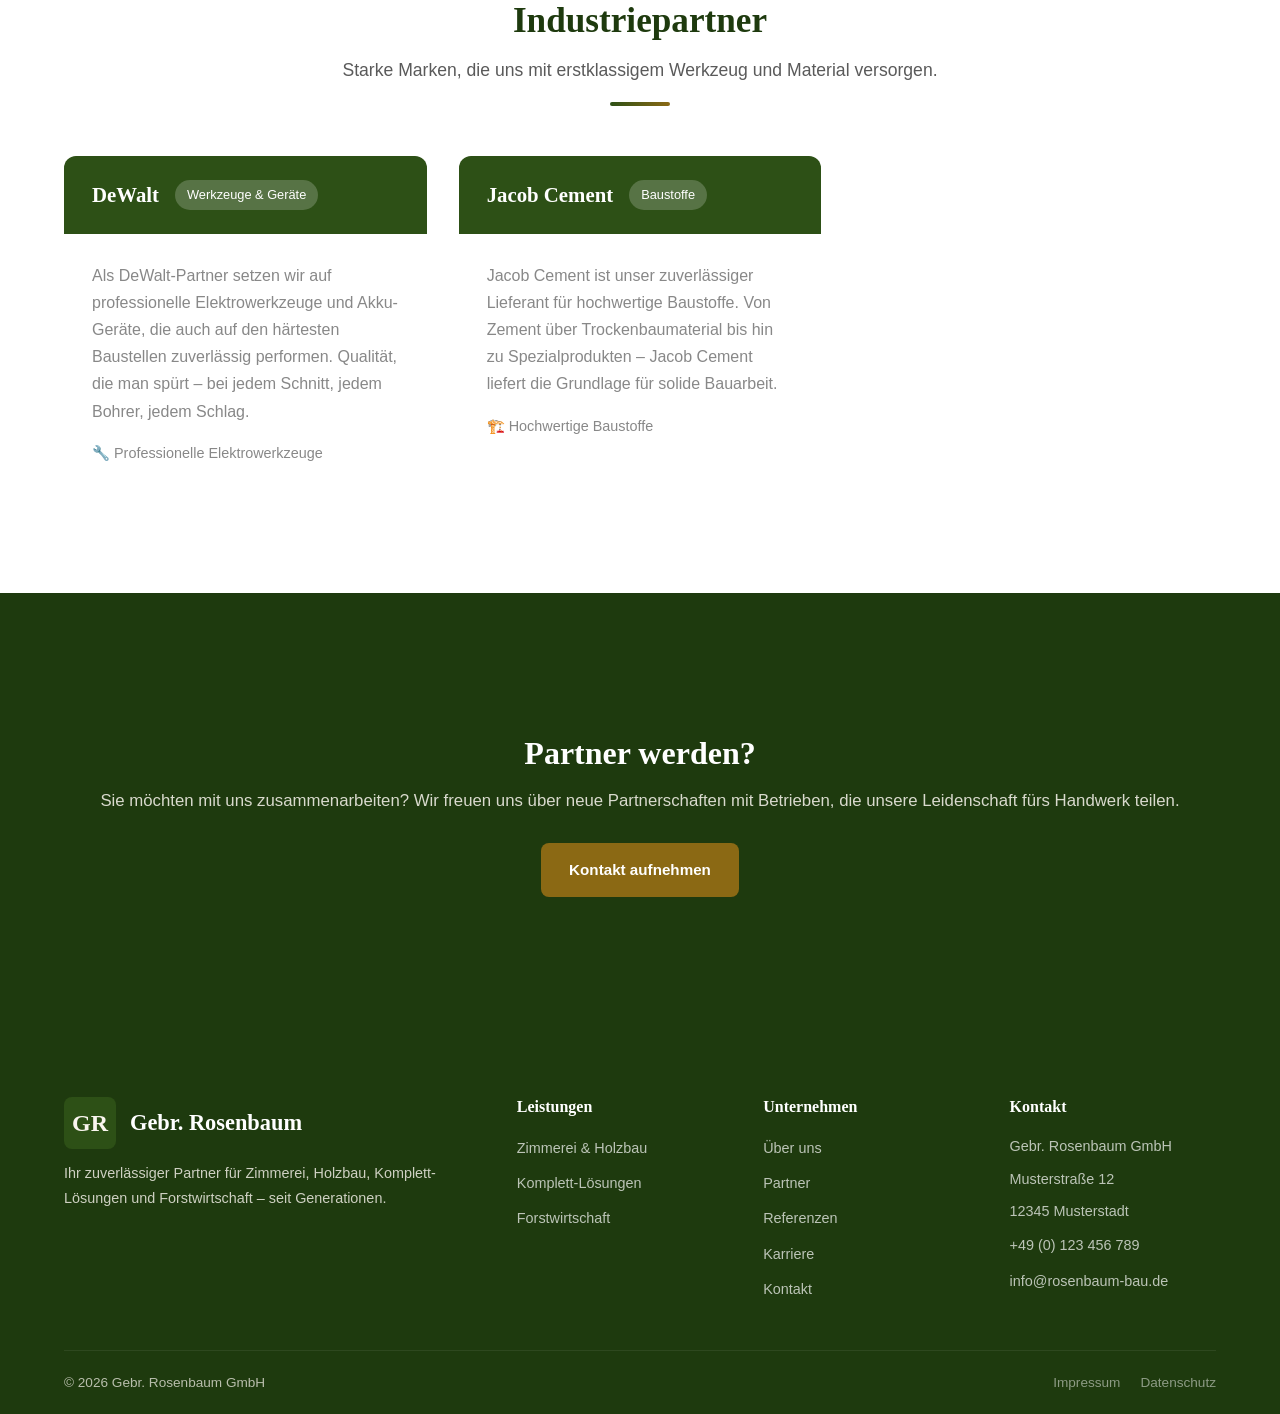
<file: partners.html>
<!DOCTYPE html>
<html lang="de">
<head>
  <meta charset="UTF-8">
  <meta name="viewport" content="width=device-width, initial-scale=1.0">
  <title>Partner – Gebr. Rosenbaum</title>
  <meta name="description" content="Unsere starken Partner – Gebr. Rosenbaum arbeitet mit erstklassigen Partnern aus Handwerk und Industrie zusammen.">
  <link rel="stylesheet" href="css/style.css">
</head>
<body>

  <!-- HEADER -->
  <header class="site-header">
    <div class="header-top">
      <div class="container">
        <div>
          <span data-lang-de>📞 +49 (0) 123 456 789 &nbsp;|&nbsp; ✉ info@rosenbaum-bau.de</span>
          <span data-lang-en>📞 +49 (0) 123 456 789 &nbsp;|&nbsp; ✉ info@rosenbaum-bau.de</span>
        </div>
        <div class="lang-switch">
          <button data-lang="de" class="active">DE</button>
          <button data-lang="en">EN</button>
        </div>
      </div>
    </div>
    <div class="header-main">
      <div class="container">
        <a href="index.html" class="logo">
          <div class="logo-icon">GR</div>
          <div class="logo-text">
            <span class="company-name">Gebr. Rosenbaum</span>
            <span class="company-tagline" data-lang-de>Bau · Holz · Forst</span>
            <span class="company-tagline" data-lang-en>Construction · Timber · Forestry</span>
          </div>
        </a>
        <button class="menu-toggle" aria-label="Menü">
          <span></span><span></span><span></span>
        </button>
        <nav class="main-nav">
          <ul>
            <li><a href="index.html" data-lang-de>Startseite</a><a href="index.html" data-lang-en>Home</a></li>
            <li><a href="about.html" data-lang-de>Über uns</a><a href="about.html" data-lang-en>About Us</a></li>
            <li><a href="services.html" data-lang-de>Leistungen</a><a href="services.html" data-lang-en>Services</a></li>
            <li><a href="references.html" data-lang-de>Referenzen</a><a href="references.html" data-lang-en>References</a></li>
            <li><a href="partners.html" data-lang-de>Partner</a><a href="partners.html" data-lang-en>Partners</a></li>
            <li><a href="career.html" data-lang-de>Karriere</a><a href="career.html" data-lang-en>Career</a></li>
            <li><a href="contact.html" data-lang-de>Kontakt</a><a href="contact.html" data-lang-en>Contact</a></li>
          </ul>
        </nav>
      </div>
    </div>
  </header>

  <!-- PAGE HERO -->
  <section class="page-hero">
    <div class="container">
      <div class="breadcrumb">
        <a href="index.html" data-lang-de>Startseite</a><a href="index.html" data-lang-en>Home</a>
        <span class="sep">/</span>
        <span class="current" data-lang-de>Partner</span>
        <span class="current" data-lang-en>Partners</span>
      </div>
      <h1 data-lang-de>Unsere Partner</h1>
      <h1 data-lang-en>Our Partners</h1>
      <p class="page-hero-sub" data-lang-de>Starke Partnerschaften für starke Projekte – gemeinsam erreichen wir mehr.</p>
      <p class="page-hero-sub" data-lang-en>Strong partnerships for strong projects – together we achieve more.</p>
    </div>
  </section>

  <!-- PARTNER INTRO -->
  <section class="section section-light">
    <div class="container">
      <div class="section-header fade-in">
        <h2 data-lang-de>Gemeinsam stark</h2>
        <h2 data-lang-en>Stronger Together</h2>
        <p class="subtitle" data-lang-de>Gute Arbeit entsteht durch gute Zusammenarbeit. Wir arbeiten mit ausgewählten Partnern aus Handwerk und Industrie zusammen, die unsere Werte teilen: Qualität, Zuverlässigkeit und Leidenschaft fürs Handwerk.</p>
        <p class="subtitle" data-lang-en>Great work comes from great collaboration. We work with selected partners from trade and industry who share our values: quality, reliability, and passion for craftsmanship.</p>
        <div class="section-divider"></div>
      </div>
    </div>
  </section>

  <!-- HANDWERKSPARTNER -->
  <section class="section section-cream">
    <div class="container">
      <div class="section-header fade-in">
        <h2 data-lang-de>Handwerkspartner</h2>
        <h2 data-lang-en>Trade Partners</h2>
        <p class="subtitle" data-lang-de>Regionale Handwerksbetriebe, mit denen wir Seite an Seite arbeiten.</p>
        <p class="subtitle" data-lang-en>Regional trade businesses we work with side by side.</p>
        <div class="section-divider"></div>
      </div>

      <div class="partners-grid fade-in">

        <!-- Wohlert Tiefbau -->
        <div class="partner-card">
          <div class="partner-card-header">
            <h3>HW Tiefbau</h3>
            <span class="partner-tag" data-lang-de>Tiefbau</span>
            <span class="partner-tag" data-lang-en>Civil Engineering</span>
          </div>
          <div class="partner-card-body">
            <p data-lang-de>Die Hermann Wohlert GmbH aus Handewitt steht seit über 60 Jahren für zuverlässige Arbeit im Tiefbau. Vom Straßenbau über Pflasterarbeiten bis hin zu Kanalbau und Erschließung – ein Partner, auf den wir uns verlassen können.</p>
            <p data-lang-en>Hermann Wohlert GmbH from Handewitt has stood for reliable civil engineering work for over 60 years. From road construction to paving and utility infrastructure – a partner we can rely on.</p>
            <div class="partner-info">
              <span data-lang-de>📍 Handewitt bei Flensburg</span>
              <span data-lang-en>📍 Handewitt near Flensburg</span>
            </div>
            <a href="https://www.hw-tiefbau.de/" target="_blank" rel="noopener" class="btn btn-outline-sm" data-lang-de>Website besuchen</a>
            <a href="https://www.hw-tiefbau.de/" target="_blank" rel="noopener" class="btn btn-outline-sm" data-lang-en>Visit Website</a>
          </div>
        </div>

        <!-- Zimmerei Wischhöfer -->
        <div class="partner-card">
          <div class="partner-card-header">
            <h3>Zimmerei Wischhöfer</h3>
            <span class="partner-tag" data-lang-de>Zimmerei</span>
            <span class="partner-tag" data-lang-en>Carpentry</span>
          </div>
          <div class="partner-card-body">
            <p data-lang-de>Die Zimmerei Wischhöfer aus Langballig – geführt von Zimmermeister Carsten Wischhöfer – ist ein verlässlicher Partner im Holzbau. Vom Carport bis zum kompletten Holzhaus liefert das Team handwerkliche Spitzenqualität aus der Region.</p>
            <p data-lang-en>Zimmerei Wischhöfer from Langballig – led by master carpenter Carsten Wischhöfer – is a reliable partner in timber construction. From carports to complete wooden houses, the team delivers top-quality craftsmanship from the region.</p>
            <div class="partner-info">
              <span data-lang-de>📍 Langballig, Angeln</span>
              <span data-lang-en>📍 Langballig, Angeln</span>
            </div>
            <a href="https://www.zimmerei-wischhoefer.de/" target="_blank" rel="noopener" class="btn btn-outline-sm" data-lang-de>Website besuchen</a>
            <a href="https://www.zimmerei-wischhoefer.de/" target="_blank" rel="noopener" class="btn btn-outline-sm" data-lang-en>Visit Website</a>
          </div>
        </div>

        <!-- Hannwerk -->
        <div class="partner-card">
          <div class="partner-card-header">
            <h3>Hannwerk</h3>
            <span class="partner-tag" data-lang-de>Tischlerei</span>
            <span class="partner-tag" data-lang-en>Joinery</span>
          </div>
          <div class="partner-card-body">
            <p data-lang-de>Leonard Hann von Hannwerk ist selbstständiger Tischlermeister und Handwerksdesigner aus Flensburg. Mit Leidenschaft für präzises Handwerk und Liebe zum Detail fertigt er individuelle Möbelstücke, Innenausbauten und Raumkonzepte – ein Kreativpartner, auf den wir setzen.</p>
            <p data-lang-en>Leonard Hann from Hannwerk is an independent master joiner and craft designer from Flensburg. With passion for precise craftsmanship and attention to detail, he creates custom furniture, interior fittings, and spatial concepts – a creative partner we count on.</p>
            <div class="partner-info">
              <span data-lang-de>📍 Flensburg</span>
              <span data-lang-en>📍 Flensburg</span>
            </div>
            <a href="https://www.my-hammer.de/auftragnehmer/tischlerei-leonard-drews-hannwerk" target="_blank" rel="noopener" class="btn btn-outline-sm" data-lang-de>Profil ansehen</a>
            <a href="https://www.my-hammer.de/auftragnehmer/tischlerei-leonard-drews-hannwerk" target="_blank" rel="noopener" class="btn btn-outline-sm" data-lang-en>View Profile</a>
          </div>
        </div>

      </div>
    </div>
  </section>

  <!-- INDUSTRIEPARTNER -->
  <section class="section section-light">
    <div class="container">
      <div class="section-header fade-in">
        <h2 data-lang-de>Industriepartner</h2>
        <h2 data-lang-en>Industry Partners</h2>
        <p class="subtitle" data-lang-de>Starke Marken, die uns mit erstklassigem Werkzeug und Material versorgen.</p>
        <p class="subtitle" data-lang-en>Strong brands that supply us with top-quality tools and materials.</p>
        <div class="section-divider"></div>
      </div>

      <div class="partners-grid fade-in">

        <!-- DeWalt -->
        <div class="partner-card">
          <div class="partner-card-header">
            <h3>DeWalt</h3>
            <span class="partner-tag" data-lang-de>Werkzeuge & Geräte</span>
            <span class="partner-tag" data-lang-en>Tools & Equipment</span>
          </div>
          <div class="partner-card-body">
            <p data-lang-de>Als DeWalt-Partner setzen wir auf professionelle Elektrowerkzeuge und Akku-Geräte, die auch auf den härtesten Baustellen zuverlässig performen. Qualität, die man spürt – bei jedem Schnitt, jedem Bohrer, jedem Schlag.</p>
            <p data-lang-en>As a DeWalt partner, we rely on professional power tools and cordless equipment that perform reliably on even the toughest job sites. Quality you can feel – with every cut, every drill, every impact.</p>
            <div class="partner-info">
              <span data-lang-de>🔧 Professionelle Elektrowerkzeuge</span>
              <span data-lang-en>🔧 Professional Power Tools</span>
            </div>
          </div>
        </div>

        <!-- Jacob Cement -->
        <div class="partner-card">
          <div class="partner-card-header">
            <h3>Jacob Cement</h3>
            <span class="partner-tag" data-lang-de>Baustoffe</span>
            <span class="partner-tag" data-lang-en>Building Materials</span>
          </div>
          <div class="partner-card-body">
            <p data-lang-de>Jacob Cement ist unser zuverlässiger Lieferant für hochwertige Baustoffe. Von Zement über Trockenbaumaterial bis hin zu Spezialprodukten – Jacob Cement liefert die Grundlage für solide Bauarbeit.</p>
            <p data-lang-en>Jacob Cement is our reliable supplier for high-quality building materials. From cement to drywall materials and specialty products – Jacob Cement provides the foundation for solid construction work.</p>
            <div class="partner-info">
              <span data-lang-de>🏗️ Hochwertige Baustoffe</span>
              <span data-lang-en>🏗️ Premium Building Materials</span>
            </div>
          </div>
        </div>

      </div>
    </div>
  </section>

  <!-- CTA -->
  <section class="section section-dark">
    <div class="container">
      <div class="cta-section fade-in">
        <h2 data-lang-de>Partner werden?</h2>
        <h2 data-lang-en>Become a Partner?</h2>
        <p data-lang-de>Sie möchten mit uns zusammenarbeiten? Wir freuen uns über neue Partnerschaften mit Betrieben, die unsere Leidenschaft fürs Handwerk teilen.</p>
        <p data-lang-en>Want to work with us? We welcome new partnerships with businesses that share our passion for craftsmanship.</p>
        <div class="btn-group" style="justify-content:center">
          <a href="contact.html" class="btn btn-primary" data-lang-de>Kontakt aufnehmen</a>
          <a href="contact.html" class="btn btn-primary" data-lang-en>Get in Touch</a>
        </div>
      </div>
    </div>
  </section>

  <!-- FOOTER -->
  <footer class="site-footer">
    <div class="container">
      <div class="footer-grid">
        <div class="footer-col footer-about">
          <a href="index.html" class="logo" style="margin-bottom:8px">
            <div class="logo-icon">GR</div>
            <div class="logo-text"><span class="company-name" style="color:#fff">Gebr. Rosenbaum</span></div>
          </a>
          <p data-lang-de>Ihr zuverlässiger Partner für Zimmerei, Holzbau, Komplett-Lösungen und Forstwirtschaft – seit Generationen.</p>
          <p data-lang-en>Your reliable partner for carpentry, timber construction, complete solutions, and forestry – for generations.</p>
        </div>
        <div class="footer-col">
          <h3 data-lang-de>Leistungen</h3><h3 data-lang-en>Services</h3>
          <ul>
            <li><a href="services.html#zimmerei" data-lang-de>Zimmerei & Holzbau</a><a href="services.html#zimmerei" data-lang-en>Carpentry</a></li>
            <li><a href="services.html#komplett" data-lang-de>Komplett-Lösungen</a><a href="services.html#komplett" data-lang-en>Complete Solutions</a></li>
            <li><a href="services.html#forst" data-lang-de>Forstwirtschaft</a><a href="services.html#forst" data-lang-en>Forestry</a></li>
          </ul>
        </div>
        <div class="footer-col">
          <h3 data-lang-de>Unternehmen</h3><h3 data-lang-en>Company</h3>
          <ul>
            <li><a href="about.html" data-lang-de>Über uns</a><a href="about.html" data-lang-en>About Us</a></li>
            <li><a href="partners.html" data-lang-de>Partner</a><a href="partners.html" data-lang-en>Partners</a></li>
            <li><a href="references.html" data-lang-de>Referenzen</a><a href="references.html" data-lang-en>References</a></li>
            <li><a href="career.html" data-lang-de>Karriere</a><a href="career.html" data-lang-en>Career</a></li>
            <li><a href="contact.html" data-lang-de>Kontakt</a><a href="contact.html" data-lang-en>Contact</a></li>
          </ul>
        </div>
        <div class="footer-col">
          <h3 data-lang-de>Kontakt</h3><h3 data-lang-en>Contact</h3>
          <ul>
            <li style="color:rgba(255,255,255,0.7);font-size:0.9rem">Gebr. Rosenbaum GmbH</li>
            <li style="color:rgba(255,255,255,0.7);font-size:0.9rem">Musterstraße 12</li>
            <li style="color:rgba(255,255,255,0.7);font-size:0.9rem">12345 Musterstadt</li>
            <li style="margin-top:8px"><a href="tel:+49123456789">+49 (0) 123 456 789</a></li>
            <li><a href="mailto:info@rosenbaum-bau.de">info@rosenbaum-bau.de</a></li>
          </ul>
        </div>
      </div>
      <div class="footer-bottom">
        <span>© 2026 Gebr. Rosenbaum GmbH</span>
        <div class="footer-legal">
          <a href="imprint.html" data-lang-de>Impressum</a><a href="imprint.html" data-lang-en>Imprint</a>
          <a href="privacy.html" data-lang-de>Datenschutz</a><a href="privacy.html" data-lang-en>Privacy Policy</a>
        </div>
      </div>
    </div>
  </footer>

  <script src="js/main.js"></script>
</body>
</html>
</file>
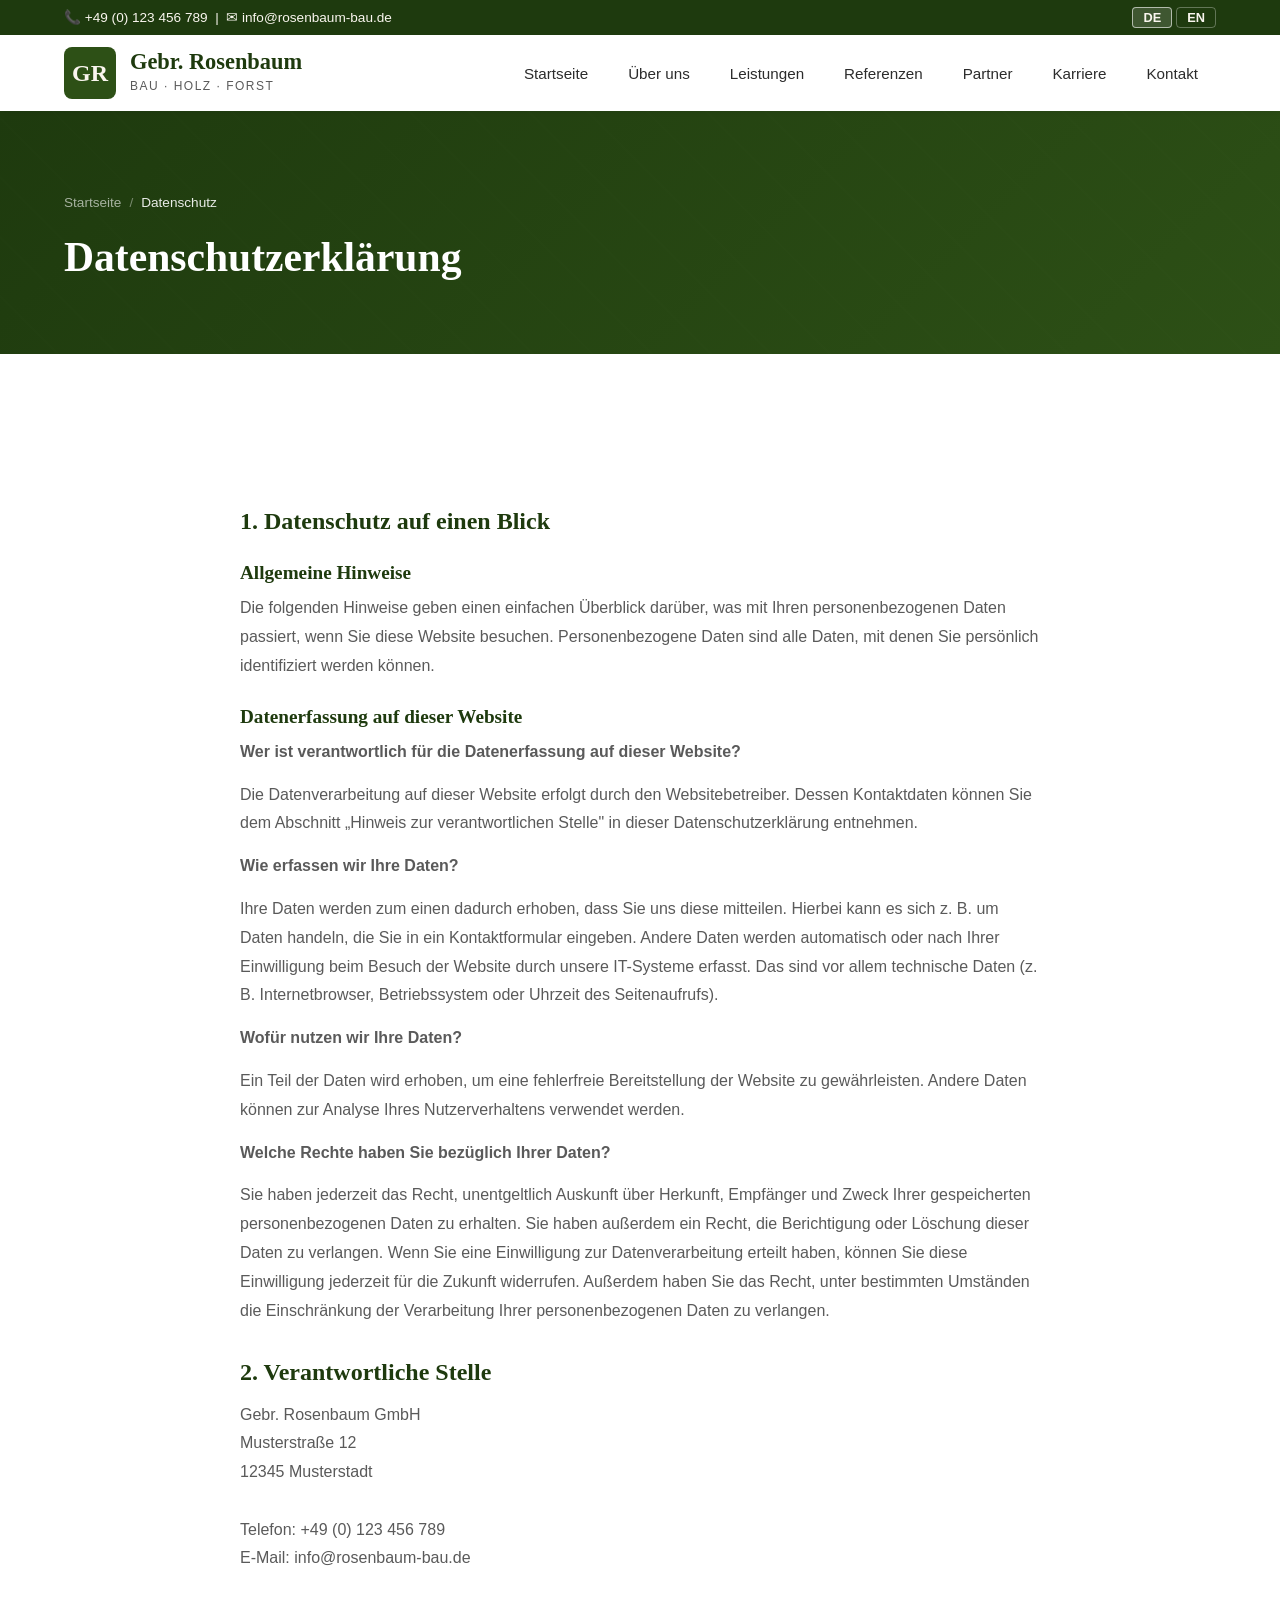
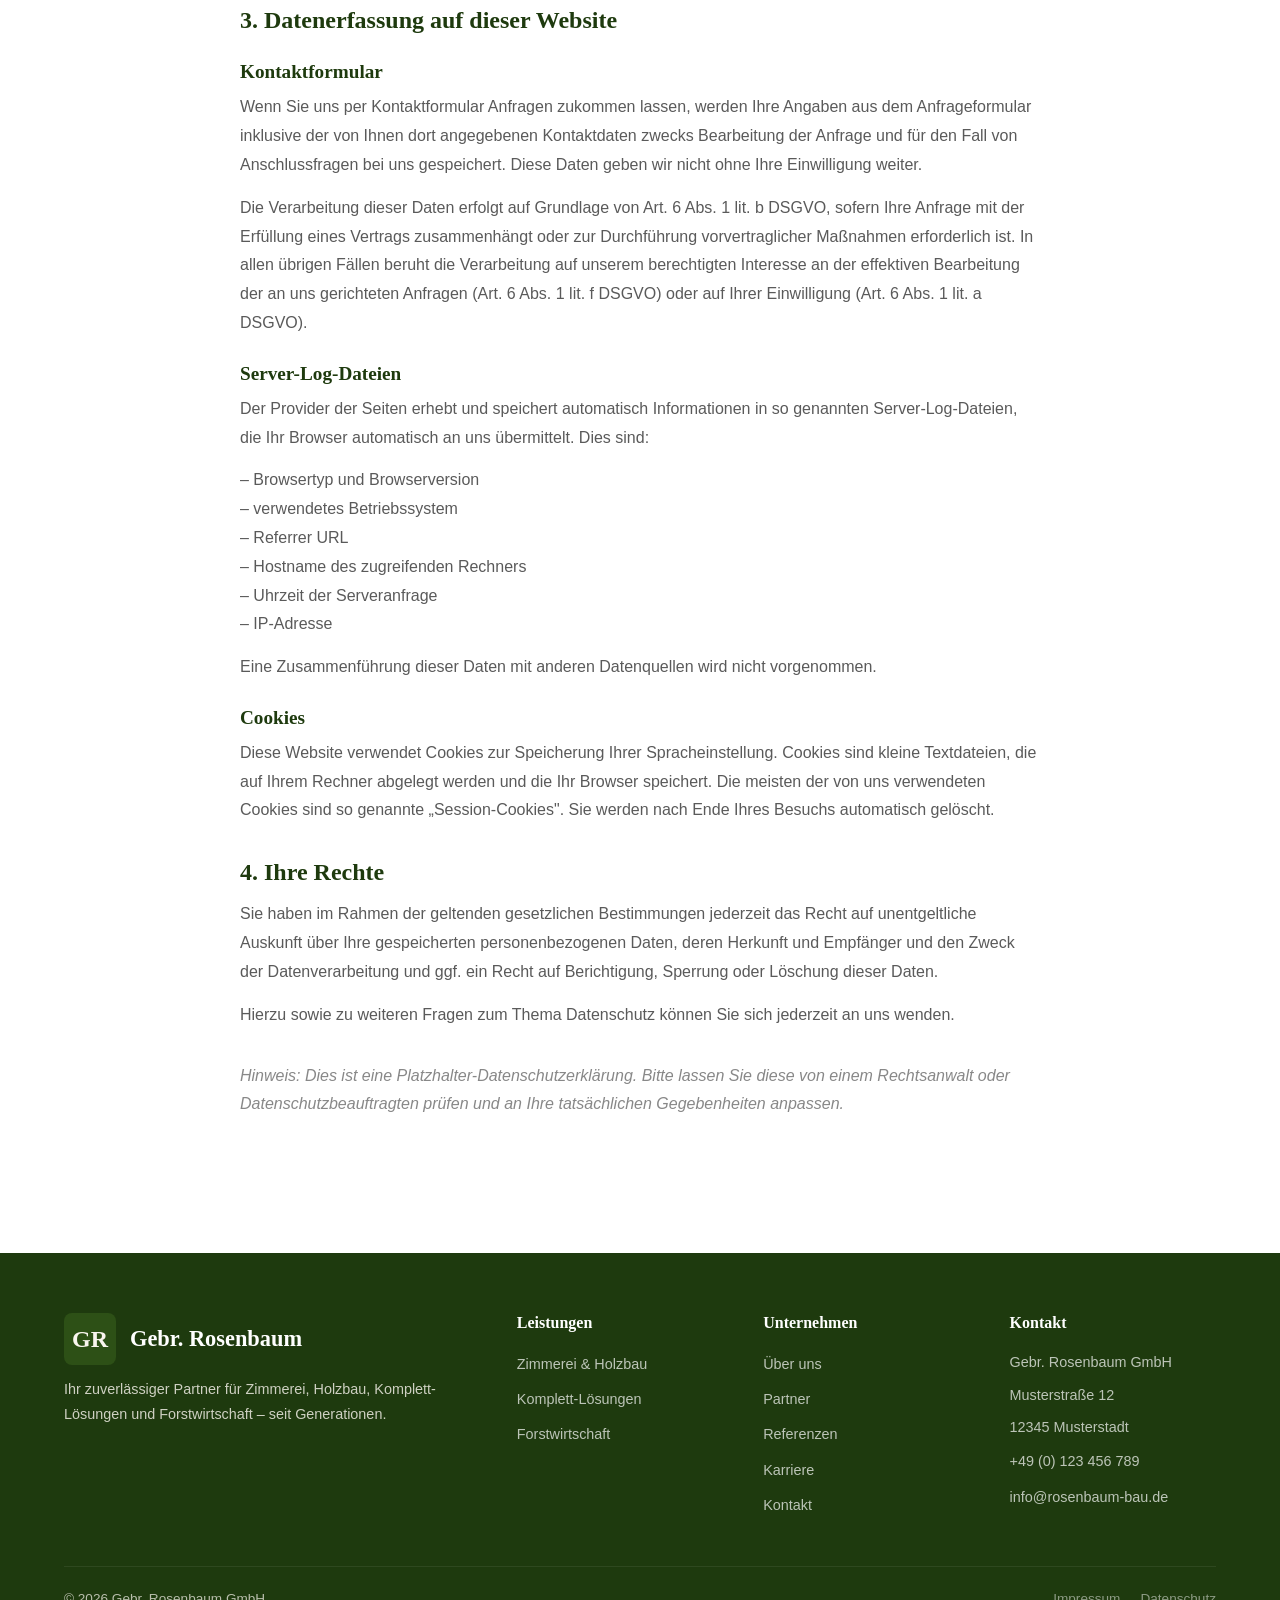
<file: privacy.html>
<!DOCTYPE html>
<html lang="de">
<head>
  <meta charset="UTF-8">
  <meta name="viewport" content="width=device-width, initial-scale=1.0">
  <title>Datenschutz – Gebr. Rosenbaum</title>
  <link rel="stylesheet" href="css/style.css">
</head>
<body>

  <!-- HEADER -->
  <header class="site-header">
    <div class="header-top">
      <div class="container">
        <div>
          <span data-lang-de>📞 +49 (0) 123 456 789 &nbsp;|&nbsp; ✉ info@rosenbaum-bau.de</span>
          <span data-lang-en>📞 +49 (0) 123 456 789 &nbsp;|&nbsp; ✉ info@rosenbaum-bau.de</span>
        </div>
        <div class="lang-switch">
          <button data-lang="de" class="active">DE</button>
          <button data-lang="en">EN</button>
        </div>
      </div>
    </div>
    <div class="header-main">
      <div class="container">
        <a href="index.html" class="logo">
          <div class="logo-icon">GR</div>
          <div class="logo-text">
            <span class="company-name">Gebr. Rosenbaum</span>
            <span class="company-tagline" data-lang-de>Bau · Holz · Forst</span>
            <span class="company-tagline" data-lang-en>Construction · Timber · Forestry</span>
          </div>
        </a>
        <button class="menu-toggle" aria-label="Menü"><span></span><span></span><span></span></button>
        <nav class="main-nav">
          <ul>
            <li><a href="index.html" data-lang-de>Startseite</a><a href="index.html" data-lang-en>Home</a></li>
            <li><a href="about.html" data-lang-de>Über uns</a><a href="about.html" data-lang-en>About Us</a></li>
            <li><a href="services.html" data-lang-de>Leistungen</a><a href="services.html" data-lang-en>Services</a></li>
            <li><a href="references.html" data-lang-de>Referenzen</a><a href="references.html" data-lang-en>References</a></li>
            <li><a href="partners.html" data-lang-de>Partner</a><a href="partners.html" data-lang-en>Partners</a></li>
            <li><a href="career.html" data-lang-de>Karriere</a><a href="career.html" data-lang-en>Career</a></li>
            <li><a href="contact.html" data-lang-de>Kontakt</a><a href="contact.html" data-lang-en>Contact</a></li>
          </ul>
        </nav>
      </div>
    </div>
  </header>

  <!-- PAGE HERO -->
  <section class="page-hero">
    <div class="container">
      <div class="breadcrumb">
        <a href="index.html" data-lang-de>Startseite</a><a href="index.html" data-lang-en>Home</a>
        <span class="sep">/</span>
        <span class="current" data-lang-de>Datenschutz</span>
        <span class="current" data-lang-en>Privacy Policy</span>
      </div>
      <h1 data-lang-de>Datenschutzerklärung</h1>
      <h1 data-lang-en>Privacy Policy</h1>
    </div>
  </section>

  <!-- CONTENT -->
  <section class="section section-light">
    <div class="container">
      <div class="legal-content" data-lang-de>
        <h2>1. Datenschutz auf einen Blick</h2>
        <h3>Allgemeine Hinweise</h3>
        <p>Die folgenden Hinweise geben einen einfachen Überblick darüber, was mit Ihren personenbezogenen Daten passiert, wenn Sie diese Website besuchen. Personenbezogene Daten sind alle Daten, mit denen Sie persönlich identifiziert werden können.</p>

        <h3>Datenerfassung auf dieser Website</h3>
        <p><strong>Wer ist verantwortlich für die Datenerfassung auf dieser Website?</strong></p>
        <p>Die Datenverarbeitung auf dieser Website erfolgt durch den Websitebetreiber. Dessen Kontaktdaten können Sie dem Abschnitt „Hinweis zur verantwortlichen Stelle" in dieser Datenschutzerklärung entnehmen.</p>

        <p><strong>Wie erfassen wir Ihre Daten?</strong></p>
        <p>Ihre Daten werden zum einen dadurch erhoben, dass Sie uns diese mitteilen. Hierbei kann es sich z. B. um Daten handeln, die Sie in ein Kontaktformular eingeben. Andere Daten werden automatisch oder nach Ihrer Einwilligung beim Besuch der Website durch unsere IT-Systeme erfasst. Das sind vor allem technische Daten (z. B. Internetbrowser, Betriebssystem oder Uhrzeit des Seitenaufrufs).</p>

        <p><strong>Wofür nutzen wir Ihre Daten?</strong></p>
        <p>Ein Teil der Daten wird erhoben, um eine fehlerfreie Bereitstellung der Website zu gewährleisten. Andere Daten können zur Analyse Ihres Nutzerverhaltens verwendet werden.</p>

        <p><strong>Welche Rechte haben Sie bezüglich Ihrer Daten?</strong></p>
        <p>Sie haben jederzeit das Recht, unentgeltlich Auskunft über Herkunft, Empfänger und Zweck Ihrer gespeicherten personenbezogenen Daten zu erhalten. Sie haben außerdem ein Recht, die Berichtigung oder Löschung dieser Daten zu verlangen. Wenn Sie eine Einwilligung zur Datenverarbeitung erteilt haben, können Sie diese Einwilligung jederzeit für die Zukunft widerrufen. Außerdem haben Sie das Recht, unter bestimmten Umständen die Einschränkung der Verarbeitung Ihrer personenbezogenen Daten zu verlangen.</p>

        <h2>2. Verantwortliche Stelle</h2>
        <p>
          Gebr. Rosenbaum GmbH<br>
          Musterstraße 12<br>
          12345 Musterstadt<br><br>
          Telefon: +49 (0) 123 456 789<br>
          E-Mail: info@rosenbaum-bau.de
        </p>

        <h2>3. Datenerfassung auf dieser Website</h2>
        <h3>Kontaktformular</h3>
        <p>Wenn Sie uns per Kontaktformular Anfragen zukommen lassen, werden Ihre Angaben aus dem Anfrageformular inklusive der von Ihnen dort angegebenen Kontaktdaten zwecks Bearbeitung der Anfrage und für den Fall von Anschlussfragen bei uns gespeichert. Diese Daten geben wir nicht ohne Ihre Einwilligung weiter.</p>
        <p>Die Verarbeitung dieser Daten erfolgt auf Grundlage von Art. 6 Abs. 1 lit. b DSGVO, sofern Ihre Anfrage mit der Erfüllung eines Vertrags zusammenhängt oder zur Durchführung vorvertraglicher Maßnahmen erforderlich ist. In allen übrigen Fällen beruht die Verarbeitung auf unserem berechtigten Interesse an der effektiven Bearbeitung der an uns gerichteten Anfragen (Art. 6 Abs. 1 lit. f DSGVO) oder auf Ihrer Einwilligung (Art. 6 Abs. 1 lit. a DSGVO).</p>

        <h3>Server-Log-Dateien</h3>
        <p>Der Provider der Seiten erhebt und speichert automatisch Informationen in so genannten Server-Log-Dateien, die Ihr Browser automatisch an uns übermittelt. Dies sind:</p>
        <p>
          – Browsertyp und Browserversion<br>
          – verwendetes Betriebssystem<br>
          – Referrer URL<br>
          – Hostname des zugreifenden Rechners<br>
          – Uhrzeit der Serveranfrage<br>
          – IP-Adresse
        </p>
        <p>Eine Zusammenführung dieser Daten mit anderen Datenquellen wird nicht vorgenommen.</p>

        <h3>Cookies</h3>
        <p>Diese Website verwendet Cookies zur Speicherung Ihrer Spracheinstellung. Cookies sind kleine Textdateien, die auf Ihrem Rechner abgelegt werden und die Ihr Browser speichert. Die meisten der von uns verwendeten Cookies sind so genannte „Session-Cookies". Sie werden nach Ende Ihres Besuchs automatisch gelöscht.</p>

        <h2>4. Ihre Rechte</h2>
        <p>Sie haben im Rahmen der geltenden gesetzlichen Bestimmungen jederzeit das Recht auf unentgeltliche Auskunft über Ihre gespeicherten personenbezogenen Daten, deren Herkunft und Empfänger und den Zweck der Datenverarbeitung und ggf. ein Recht auf Berichtigung, Sperrung oder Löschung dieser Daten.</p>
        <p>Hierzu sowie zu weiteren Fragen zum Thema Datenschutz können Sie sich jederzeit an uns wenden.</p>

        <p style="margin-top:32px;font-style:italic;color:var(--color-text-muted)">Hinweis: Dies ist eine Platzhalter-Datenschutzerklärung. Bitte lassen Sie diese von einem Rechtsanwalt oder Datenschutzbeauftragten prüfen und an Ihre tatsächlichen Gegebenheiten anpassen.</p>
      </div>

      <div class="legal-content" data-lang-en>
        <h2>1. Privacy at a Glance</h2>
        <h3>General Information</h3>
        <p>The following notes provide a simple overview of what happens to your personal data when you visit this website. Personal data is any data that can be used to personally identify you.</p>

        <h3>Data Collection on This Website</h3>
        <p><strong>Who is responsible for data collection on this website?</strong></p>
        <p>Data processing on this website is carried out by the website operator. Their contact details can be found in the section "Information about the Responsible Party" in this privacy policy.</p>

        <p><strong>How do we collect your data?</strong></p>
        <p>Your data is collected when you provide it to us. This may be data you enter into a contact form. Other data is automatically collected or collected with your consent when you visit the website by our IT systems. This is primarily technical data (e.g., internet browser, operating system, or time of page access).</p>

        <p><strong>What do we use your data for?</strong></p>
        <p>Some of the data is collected to ensure error-free provision of the website. Other data may be used to analyze your user behavior.</p>

        <p><strong>What rights do you have regarding your data?</strong></p>
        <p>You have the right to receive free information about the origin, recipients, and purpose of your stored personal data at any time. You also have the right to request correction or deletion of this data. If you have given consent to data processing, you can revoke this consent at any time for the future.</p>

        <h2>2. Responsible Party</h2>
        <p>
          Gebr. Rosenbaum GmbH<br>
          Musterstraße 12<br>
          12345 Musterstadt, Germany<br><br>
          Phone: +49 (0) 123 456 789<br>
          Email: info@rosenbaum-bau.de
        </p>

        <h2>3. Data Collection on This Website</h2>
        <h3>Contact Form</h3>
        <p>When you send us inquiries via the contact form, your details from the inquiry form, including the contact data you provided there, will be stored by us for the purpose of processing the inquiry and in case of follow-up questions. We do not share this data without your consent.</p>
        <p>The processing of this data is based on Art. 6 (1) lit. b GDPR, if your inquiry is related to the fulfillment of a contract or is necessary for the implementation of pre-contractual measures. In all other cases, the processing is based on our legitimate interest in the effective processing of inquiries addressed to us (Art. 6 (1) lit. f GDPR) or on your consent (Art. 6 (1) lit. a GDPR).</p>

        <h3>Server Log Files</h3>
        <p>The provider of the pages automatically collects and stores information in so-called server log files, which your browser automatically transmits to us. These are:</p>
        <p>
          – Browser type and version<br>
          – Operating system used<br>
          – Referrer URL<br>
          – Host name of the accessing computer<br>
          – Time of server request<br>
          – IP address
        </p>
        <p>This data is not merged with other data sources.</p>

        <h3>Cookies</h3>
        <p>This website uses cookies to store your language setting. Cookies are small text files that are stored on your computer and saved by your browser. Most of the cookies we use are so-called "session cookies." They are automatically deleted after your visit.</p>

        <h2>4. Your Rights</h2>
        <p>Within the framework of applicable legal provisions, you have the right at any time to free information about your stored personal data, its origin and recipients, and the purpose of data processing and, if applicable, a right to correction, blocking, or deletion of this data.</p>
        <p>You can contact us at any time regarding this and other questions on the subject of data protection.</p>

        <p style="margin-top:32px;font-style:italic;color:var(--color-text-muted)">Note: This is a placeholder privacy policy. Please have it reviewed by a lawyer or data protection officer and adapted to your actual circumstances.</p>
      </div>
    </div>
  </section>

  <!-- FOOTER -->
  <footer class="site-footer">
    <div class="container">
      <div class="footer-grid">
        <div class="footer-col footer-about">
          <a href="index.html" class="logo" style="margin-bottom:8px">
            <div class="logo-icon">GR</div>
            <div class="logo-text"><span class="company-name" style="color:#fff">Gebr. Rosenbaum</span></div>
          </a>
          <p data-lang-de>Ihr zuverlässiger Partner für Zimmerei, Holzbau, Komplett-Lösungen und Forstwirtschaft – seit Generationen.</p>
          <p data-lang-en>Your reliable partner for carpentry, timber construction, complete solutions, and forestry – for generations.</p>
        </div>
        <div class="footer-col">
          <h3 data-lang-de>Leistungen</h3><h3 data-lang-en>Services</h3>
          <ul>
            <li><a href="services.html#zimmerei" data-lang-de>Zimmerei & Holzbau</a><a href="services.html#zimmerei" data-lang-en>Carpentry</a></li>
            <li><a href="services.html#komplett" data-lang-de>Komplett-Lösungen</a><a href="services.html#komplett" data-lang-en>Complete Solutions</a></li>
            <li><a href="services.html#forst" data-lang-de>Forstwirtschaft</a><a href="services.html#forst" data-lang-en>Forestry</a></li>
          </ul>
        </div>
        <div class="footer-col">
          <h3 data-lang-de>Unternehmen</h3><h3 data-lang-en>Company</h3>
          <ul>
            <li><a href="about.html" data-lang-de>Über uns</a><a href="about.html" data-lang-en>About Us</a></li>
            <li><a href="partners.html" data-lang-de>Partner</a><a href="partners.html" data-lang-en>Partners</a></li>
            <li><a href="references.html" data-lang-de>Referenzen</a><a href="references.html" data-lang-en>References</a></li>
            <li><a href="career.html" data-lang-de>Karriere</a><a href="career.html" data-lang-en>Career</a></li>
            <li><a href="contact.html" data-lang-de>Kontakt</a><a href="contact.html" data-lang-en>Contact</a></li>
          </ul>
        </div>
        <div class="footer-col">
          <h3 data-lang-de>Kontakt</h3><h3 data-lang-en>Contact</h3>
          <ul>
            <li style="color:rgba(255,255,255,0.7);font-size:0.9rem">Gebr. Rosenbaum GmbH</li>
            <li style="color:rgba(255,255,255,0.7);font-size:0.9rem">Musterstraße 12</li>
            <li style="color:rgba(255,255,255,0.7);font-size:0.9rem">12345 Musterstadt</li>
            <li style="margin-top:8px"><a href="tel:+49123456789">+49 (0) 123 456 789</a></li>
            <li><a href="mailto:info@rosenbaum-bau.de">info@rosenbaum-bau.de</a></li>
          </ul>
        </div>
      </div>
      <div class="footer-bottom">
        <span>© 2026 Gebr. Rosenbaum GmbH</span>
        <div class="footer-legal">
          <a href="imprint.html" data-lang-de>Impressum</a><a href="imprint.html" data-lang-en>Imprint</a>
          <a href="privacy.html" data-lang-de>Datenschutz</a><a href="privacy.html" data-lang-en>Privacy Policy</a>
        </div>
      </div>
    </div>
  </footer>

  <script src="js/main.js"></script>
</body>
</html>
</file>
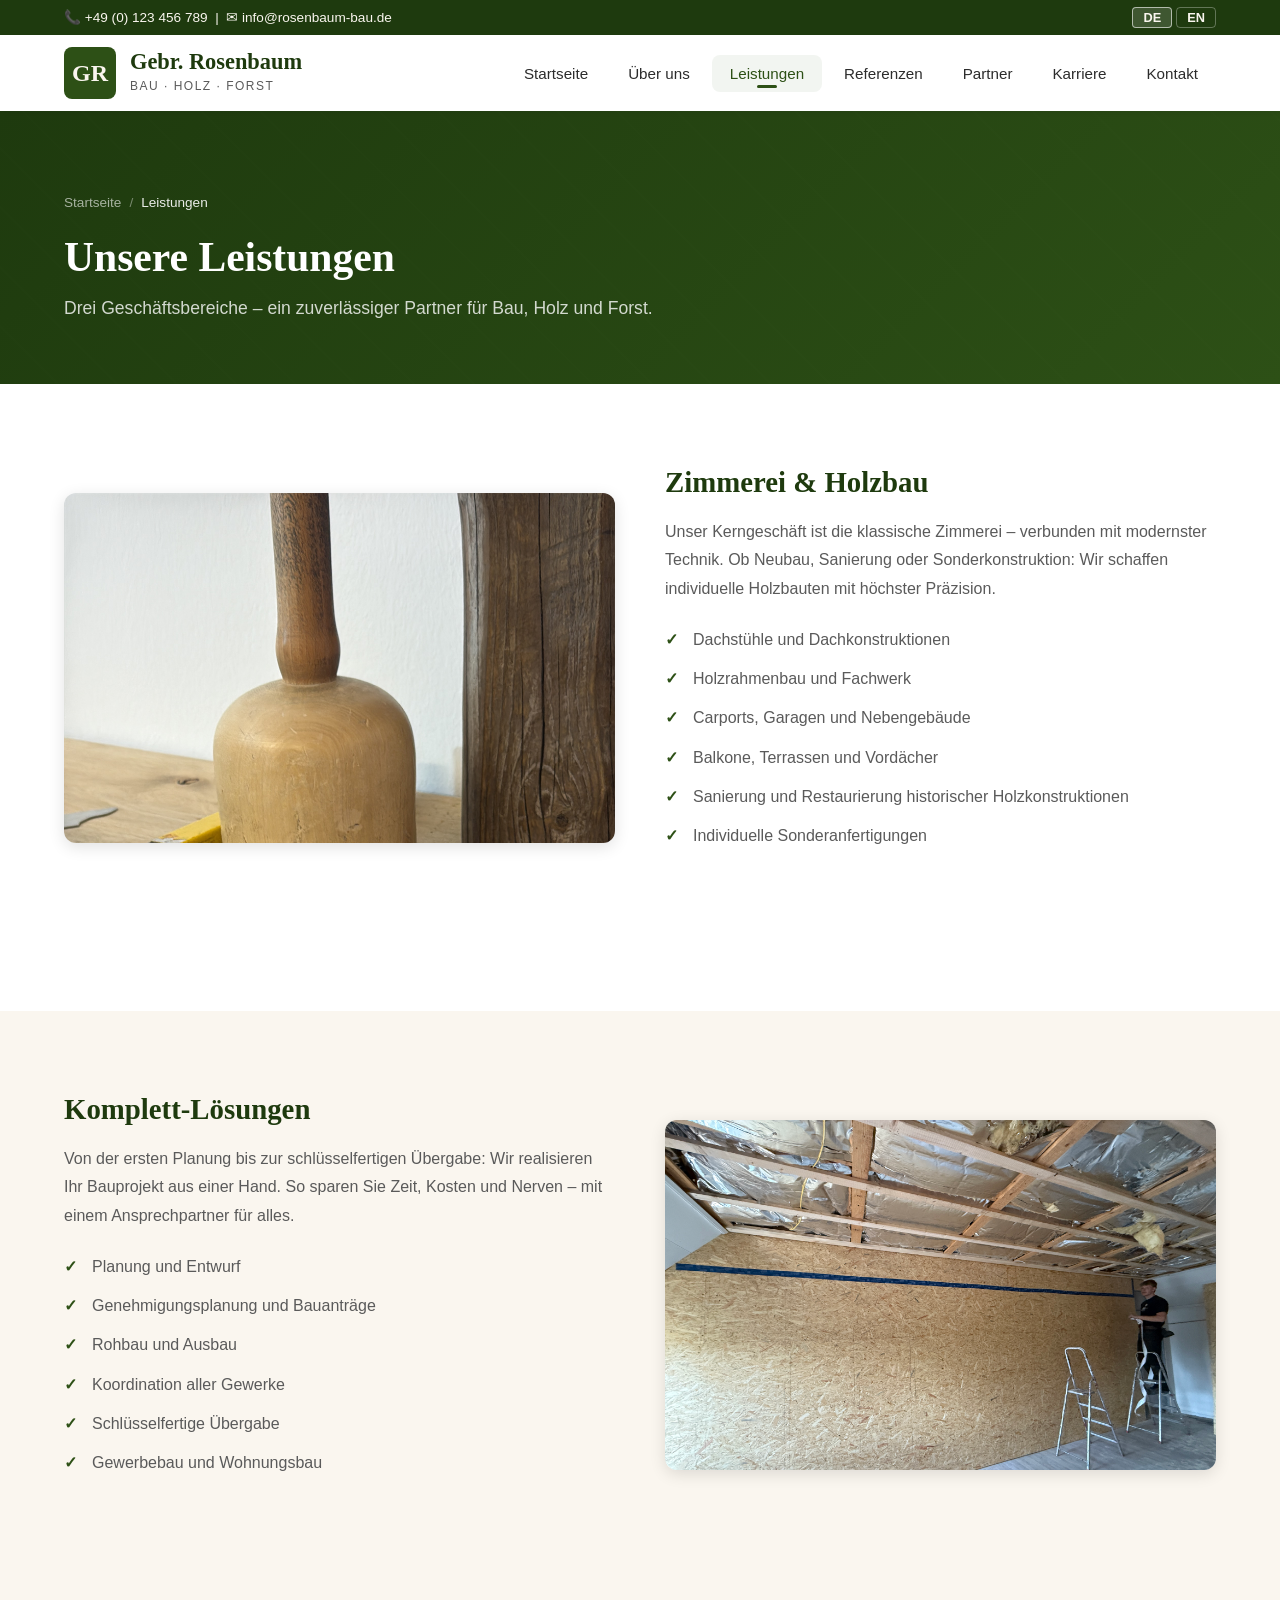
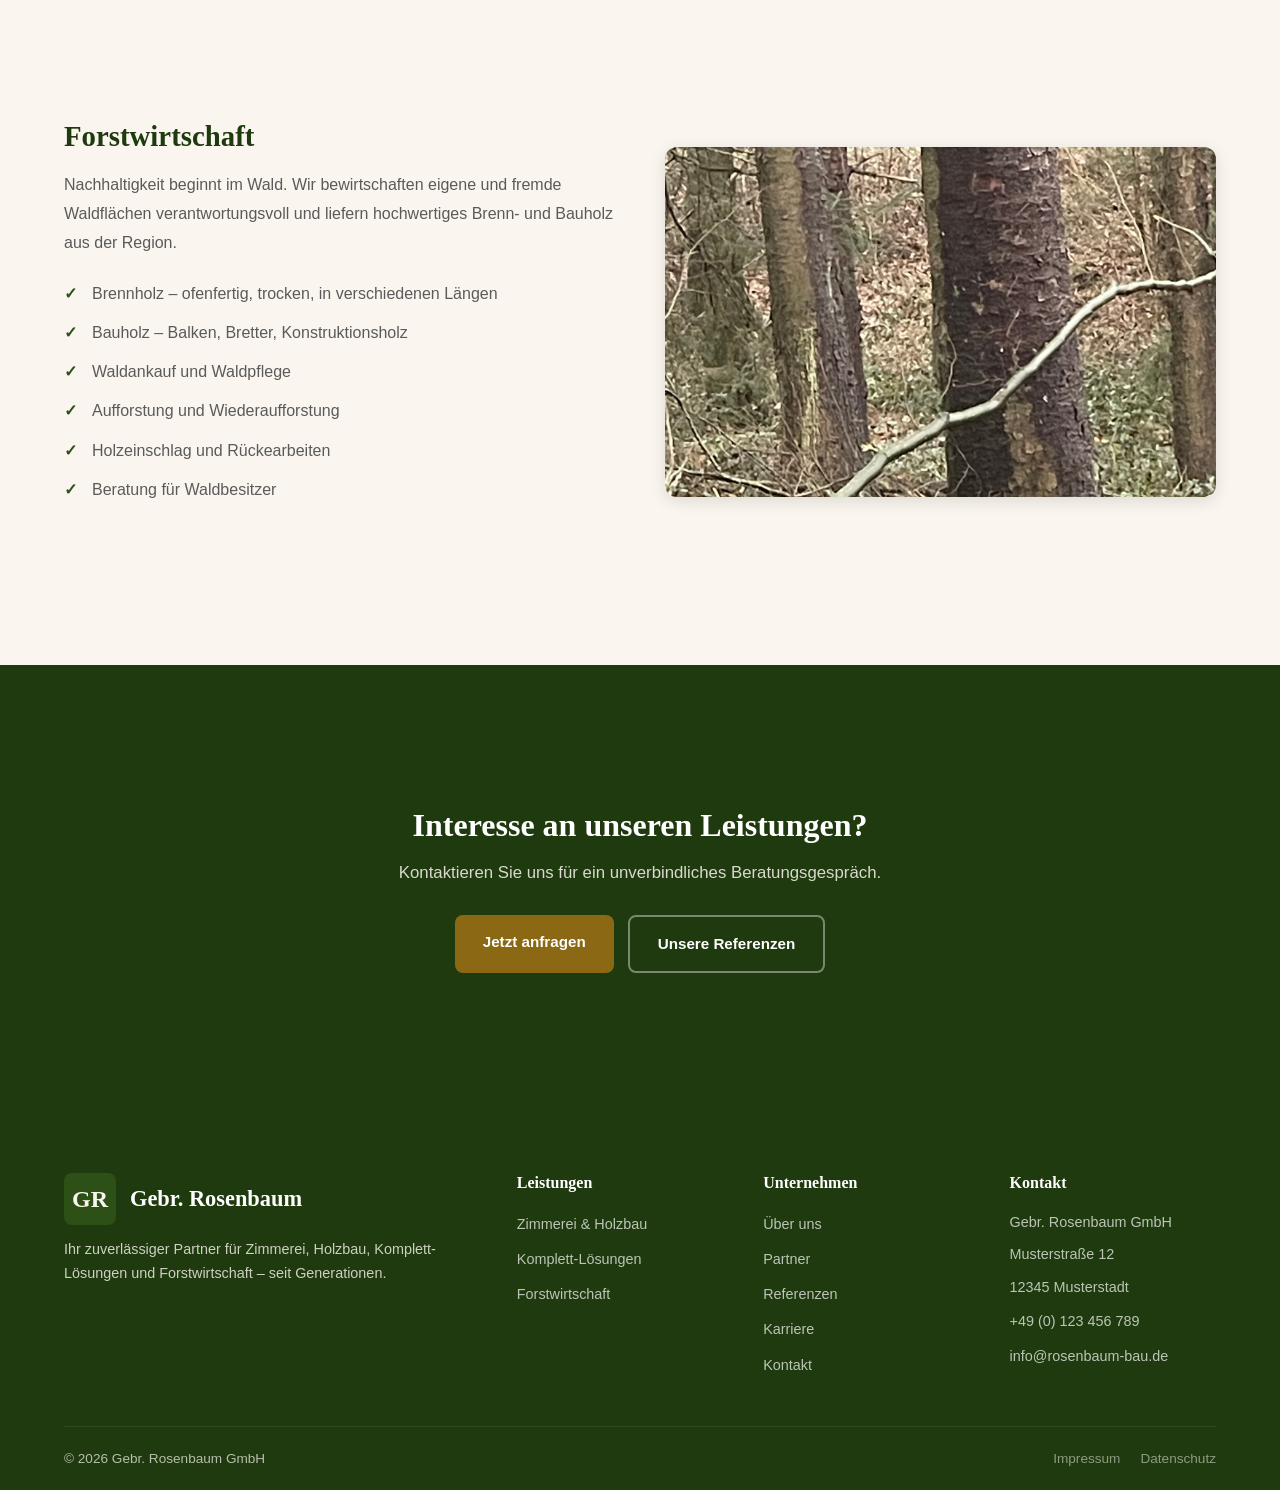
<file: services.html>
<!DOCTYPE html>
<html lang="de">
<head>
  <meta charset="UTF-8">
  <meta name="viewport" content="width=device-width, initial-scale=1.0">
  <title>Leistungen – Gebr. Rosenbaum</title>
  <meta name="description" content="Zimmerei, Komplett-Lösungen und Forstwirtschaft – unsere Leistungen im Überblick.">
  <link rel="stylesheet" href="css/style.css">
</head>
<body>

  <!-- HEADER -->
  <header class="site-header">
    <div class="header-top">
      <div class="container">
        <div>
          <span data-lang-de>📞 +49 (0) 123 456 789 &nbsp;|&nbsp; ✉ info@rosenbaum-bau.de</span>
          <span data-lang-en>📞 +49 (0) 123 456 789 &nbsp;|&nbsp; ✉ info@rosenbaum-bau.de</span>
        </div>
        <div class="lang-switch">
          <button data-lang="de" class="active">DE</button>
          <button data-lang="en">EN</button>
        </div>
      </div>
    </div>
    <div class="header-main">
      <div class="container">
        <a href="index.html" class="logo">
          <div class="logo-icon">GR</div>
          <div class="logo-text">
            <span class="company-name">Gebr. Rosenbaum</span>
            <span class="company-tagline" data-lang-de>Bau · Holz · Forst</span>
            <span class="company-tagline" data-lang-en>Construction · Timber · Forestry</span>
          </div>
        </a>
        <button class="menu-toggle" aria-label="Menü"><span></span><span></span><span></span></button>
        <nav class="main-nav">
          <ul>
            <li><a href="index.html" data-lang-de>Startseite</a><a href="index.html" data-lang-en>Home</a></li>
            <li><a href="about.html" data-lang-de>Über uns</a><a href="about.html" data-lang-en>About Us</a></li>
            <li><a href="services.html" data-lang-de>Leistungen</a><a href="services.html" data-lang-en>Services</a></li>
            <li><a href="references.html" data-lang-de>Referenzen</a><a href="references.html" data-lang-en>References</a></li>
            <li><a href="partners.html" data-lang-de>Partner</a><a href="partners.html" data-lang-en>Partners</a></li>
            <li><a href="career.html" data-lang-de>Karriere</a><a href="career.html" data-lang-en>Career</a></li>
            <li><a href="contact.html" data-lang-de>Kontakt</a><a href="contact.html" data-lang-en>Contact</a></li>
          </ul>
        </nav>
      </div>
    </div>
  </header>

  <!-- PAGE HERO -->
  <section class="page-hero">
    <div class="container">
      <div class="breadcrumb">
        <a href="index.html" data-lang-de>Startseite</a><a href="index.html" data-lang-en>Home</a>
        <span class="sep">/</span>
        <span class="current" data-lang-de>Leistungen</span>
        <span class="current" data-lang-en>Services</span>
      </div>
      <h1 data-lang-de>Unsere Leistungen</h1>
      <h1 data-lang-en>Our Services</h1>
      <p data-lang-de>Drei Geschäftsbereiche – ein zuverlässiger Partner für Bau, Holz und Forst.</p>
      <p data-lang-en>Three business areas – one reliable partner for construction, timber, and forestry.</p>
    </div>
  </section>

  <!-- ZIMMEREI -->
  <section class="section section-light" id="zimmerei">
    <div class="container">
      <div class="content-block fade-in">
        <div class="content-block-img">
          <img src="img/holzbau/holzbau-01.jpg" alt="Zimmerei & Holzbau" loading="lazy">
        </div>
        <div class="content-block-text">
          <h2 data-lang-de>Zimmerei & Holzbau</h2>
          <h2 data-lang-en>Carpentry & Timber Construction</h2>
          <p data-lang-de>Unser Kerngeschäft ist die klassische Zimmerei – verbunden mit modernster Technik. Ob Neubau, Sanierung oder Sonderkonstruktion: Wir schaffen individuelle Holzbauten mit höchster Präzision.</p>
          <p data-lang-en>Our core business is traditional carpentry – combined with cutting-edge technology. Whether new construction, renovation, or special structures: we create individual timber buildings with the highest precision.</p>
          <ul>
            <li data-lang-de>Dachstühle und Dachkonstruktionen</li>
            <li data-lang-en>Roof trusses and roof structures</li>
            <li data-lang-de>Holzrahmenbau und Fachwerk</li>
            <li data-lang-en>Timber frame construction</li>
            <li data-lang-de>Carports, Garagen und Nebengebäude</li>
            <li data-lang-en>Carports, garages, and outbuildings</li>
            <li data-lang-de>Balkone, Terrassen und Vordächer</li>
            <li data-lang-en>Balconies, terraces, and canopies</li>
            <li data-lang-de>Sanierung und Restaurierung historischer Holzkonstruktionen</li>
            <li data-lang-en>Renovation and restoration of historic timber structures</li>
            <li data-lang-de>Individuelle Sonderanfertigungen</li>
            <li data-lang-en>Custom special constructions</li>
          </ul>
        </div>
      </div>
    </div>
  </section>

  <!-- KOMPLETT-LÖSUNGEN -->
  <section class="section section-cream" id="komplett">
    <div class="container">
      <div class="content-block reverse fade-in">
        <div class="content-block-img">
          <img src="img/trockenbau/trockenbau-01.jpg" alt="Komplett-Lösungen" loading="lazy">
        </div>
        <div class="content-block-text">
          <h2 data-lang-de>Komplett-Lösungen</h2>
          <h2 data-lang-en>Complete Solutions</h2>
          <p data-lang-de>Von der ersten Planung bis zur schlüsselfertigen Übergabe: Wir realisieren Ihr Bauprojekt aus einer Hand. So sparen Sie Zeit, Kosten und Nerven – mit einem Ansprechpartner für alles.</p>
          <p data-lang-en>From initial planning to turnkey handover: we realize your construction project from a single source. Save time, costs, and hassle – with one contact person for everything.</p>
          <ul>
            <li data-lang-de>Planung und Entwurf</li>
            <li data-lang-en>Planning and design</li>
            <li data-lang-de>Genehmigungsplanung und Bauanträge</li>
            <li data-lang-en>Permit planning and building applications</li>
            <li data-lang-de>Rohbau und Ausbau</li>
            <li data-lang-en>Shell construction and finishing</li>
            <li data-lang-de>Koordination aller Gewerke</li>
            <li data-lang-en>Coordination of all trades</li>
            <li data-lang-de>Schlüsselfertige Übergabe</li>
            <li data-lang-en>Turnkey handover</li>
            <li data-lang-de>Gewerbebau und Wohnungsbau</li>
            <li data-lang-en>Commercial and residential construction</li>
          </ul>
        </div>
      </div>
    </div>
  </section>

  <!-- FORSTWIRTSCHAFT -->
  <section class="section section-cream" id="forst">
    <div class="container">
      <div class="content-block reverse fade-in">
        <div class="content-block-img">
          <img src="img/aufforstung/aufforstung-03.jpg" alt="Forstwirtschaft" loading="lazy">
        </div>
        <div class="content-block-text">
          <h2 data-lang-de>Forstwirtschaft</h2>
          <h2 data-lang-en>Forestry</h2>
          <p data-lang-de>Nachhaltigkeit beginnt im Wald. Wir bewirtschaften eigene und fremde Waldflächen verantwortungsvoll und liefern hochwertiges Brenn- und Bauholz aus der Region.</p>
          <p data-lang-en>Sustainability begins in the forest. We responsibly manage our own and third-party forest areas and supply high-quality firewood and construction timber from the region.</p>
          <ul>
            <li data-lang-de>Brennholz – ofenfertig, trocken, in verschiedenen Längen</li>
            <li data-lang-en>Firewood – oven-ready, dry, in various lengths</li>
            <li data-lang-de>Bauholz – Balken, Bretter, Konstruktionsholz</li>
            <li data-lang-en>Construction timber – beams, boards, structural wood</li>
            <li data-lang-de>Waldankauf und Waldpflege</li>
            <li data-lang-en>Forest acquisition and forest management</li>
            <li data-lang-de>Aufforstung und Wiederaufforstung</li>
            <li data-lang-en>Afforestation and reforestation</li>
            <li data-lang-de>Holzeinschlag und Rückearbeiten</li>
            <li data-lang-en>Timber harvesting and skidding</li>
            <li data-lang-de>Beratung für Waldbesitzer</li>
            <li data-lang-en>Consultation for forest owners</li>
          </ul>
        </div>
      </div>
    </div>
  </section>

  <!-- CTA -->
  <section class="section section-dark">
    <div class="container">
      <div class="cta-section fade-in">
        <h2 data-lang-de>Interesse an unseren Leistungen?</h2>
        <h2 data-lang-en>Interested in Our Services?</h2>
        <p data-lang-de>Kontaktieren Sie uns für ein unverbindliches Beratungsgespräch.</p>
        <p data-lang-en>Contact us for a non-binding consultation.</p>
        <div class="btn-group" style="justify-content:center">
          <a href="contact.html" class="btn btn-primary" data-lang-de>Jetzt anfragen</a>
          <a href="contact.html" class="btn btn-primary" data-lang-en>Inquire Now</a>
          <a href="references.html" class="btn btn-outline" data-lang-de>Unsere Referenzen</a>
          <a href="references.html" class="btn btn-outline" data-lang-en>Our References</a>
        </div>
      </div>
    </div>
  </section>

  <!-- FOOTER -->
  <footer class="site-footer">
    <div class="container">
      <div class="footer-grid">
        <div class="footer-col footer-about">
          <a href="index.html" class="logo" style="margin-bottom:8px">
            <div class="logo-icon">GR</div>
            <div class="logo-text"><span class="company-name" style="color:#fff">Gebr. Rosenbaum</span></div>
          </a>
          <p data-lang-de>Ihr zuverlässiger Partner für Zimmerei, Holzbau, Komplett-Lösungen und Forstwirtschaft – seit Generationen.</p>
          <p data-lang-en>Your reliable partner for carpentry, timber construction, complete solutions, and forestry – for generations.</p>
        </div>
        <div class="footer-col">
          <h3 data-lang-de>Leistungen</h3><h3 data-lang-en>Services</h3>
          <ul>
            <li><a href="services.html#zimmerei" data-lang-de>Zimmerei & Holzbau</a><a href="services.html#zimmerei" data-lang-en>Carpentry</a></li>
            <li><a href="services.html#komplett" data-lang-de>Komplett-Lösungen</a><a href="services.html#komplett" data-lang-en>Complete Solutions</a></li>
            <li><a href="services.html#forst" data-lang-de>Forstwirtschaft</a><a href="services.html#forst" data-lang-en>Forestry</a></li>
          </ul>
        </div>
        <div class="footer-col">
          <h3 data-lang-de>Unternehmen</h3><h3 data-lang-en>Company</h3>
          <ul>
            <li><a href="about.html" data-lang-de>Über uns</a><a href="about.html" data-lang-en>About Us</a></li>
            <li><a href="partners.html" data-lang-de>Partner</a><a href="partners.html" data-lang-en>Partners</a></li>
            <li><a href="references.html" data-lang-de>Referenzen</a><a href="references.html" data-lang-en>References</a></li>
            <li><a href="career.html" data-lang-de>Karriere</a><a href="career.html" data-lang-en>Career</a></li>
            <li><a href="contact.html" data-lang-de>Kontakt</a><a href="contact.html" data-lang-en>Contact</a></li>
          </ul>
        </div>
        <div class="footer-col">
          <h3 data-lang-de>Kontakt</h3><h3 data-lang-en>Contact</h3>
          <ul>
            <li style="color:rgba(255,255,255,0.7);font-size:0.9rem">Gebr. Rosenbaum GmbH</li>
            <li style="color:rgba(255,255,255,0.7);font-size:0.9rem">Musterstraße 12</li>
            <li style="color:rgba(255,255,255,0.7);font-size:0.9rem">12345 Musterstadt</li>
            <li style="margin-top:8px"><a href="tel:+49123456789">+49 (0) 123 456 789</a></li>
            <li><a href="mailto:info@rosenbaum-bau.de">info@rosenbaum-bau.de</a></li>
          </ul>
        </div>
      </div>
      <div class="footer-bottom">
        <span>© 2026 Gebr. Rosenbaum GmbH</span>
        <div class="footer-legal">
          <a href="imprint.html" data-lang-de>Impressum</a><a href="imprint.html" data-lang-en>Imprint</a>
          <a href="privacy.html" data-lang-de>Datenschutz</a><a href="privacy.html" data-lang-en>Privacy Policy</a>
        </div>
      </div>
    </div>
  </footer>

  <script src="js/main.js"></script>
</body>
</html>
</file>
<file: css/style.css>
/* ===== VARIABLES & RESET ===== */
:root {
  --color-primary: #2d5016;
  --color-primary-light: #3a6b1e;
  --color-primary-dark: #1e3a0e;
  --color-accent: #8b6914;
  --color-accent-light: #c49a2a;
  --color-wood-light: #d4a957;
  --color-wood: #a0763a;
  --color-wood-dark: #6b4e28;
  --color-earth: #8b7355;
  --color-earth-light: #c4a882;
  --color-cream: #faf6ef;
  --color-bg: #f5f0e8;
  --color-white: #ffffff;
  --color-text: #2c2c2c;
  --color-text-light: #5a5a5a;
  --color-text-muted: #888;
  --color-border: #e0d5c5;
  --font-heading: 'Georgia', 'Times New Roman', serif;
  --font-body: 'Segoe UI', 'Helvetica Neue', Arial, sans-serif;
  --shadow-sm: 0 2px 8px rgba(0,0,0,0.08);
  --shadow-md: 0 4px 16px rgba(0,0,0,0.12);
  --shadow-lg: 0 8px 32px rgba(0,0,0,0.16);
  --radius: 8px;
  --radius-lg: 12px;
  --max-width: 1200px;
  --transition: 0.3s ease;
}

*, *::before, *::after {
  margin: 0;
  padding: 0;
  box-sizing: border-box;
}

html {
  scroll-behavior: smooth;
  font-size: 16px;
}

body {
  font-family: var(--font-body);
  color: var(--color-text);
  background: var(--color-bg);
  line-height: 1.7;
  overflow-x: hidden;
}

img {
  max-width: 100%;
  height: auto;
  display: block;
}

a {
  color: var(--color-primary);
  text-decoration: none;
  transition: color var(--transition);
}

a:hover {
  color: var(--color-accent);
}

h1, h2, h3, h4 {
  font-family: var(--font-heading);
  color: var(--color-primary-dark);
  line-height: 1.3;
}

.container {
  max-width: var(--max-width);
  margin: 0 auto;
  padding: 0 24px;
}

/* ===== HEADER / NAVIGATION ===== */
.site-header {
  background: var(--color-white);
  box-shadow: var(--shadow-sm);
  position: sticky;
  top: 0;
  z-index: 1000;
}

.header-top {
  background: var(--color-primary-dark);
  color: var(--color-cream);
  font-size: 0.85rem;
  padding: 6px 0;
}

.header-top .container {
  display: flex;
  justify-content: space-between;
  align-items: center;
}

.header-top a {
  color: var(--color-cream);
  opacity: 0.9;
}

.header-top a:hover {
  opacity: 1;
  color: var(--color-accent-light);
}

.lang-switch {
  display: flex;
  gap: 4px;
  align-items: center;
}

.lang-switch button {
  background: none;
  border: 1px solid rgba(255,255,255,0.3);
  color: var(--color-cream);
  padding: 2px 10px;
  border-radius: 4px;
  cursor: pointer;
  font-size: 0.8rem;
  font-weight: 600;
  transition: all var(--transition);
}

.lang-switch button:hover,
.lang-switch button.active {
  background: rgba(255,255,255,0.15);
  border-color: rgba(255,255,255,0.6);
}

.header-main {
  padding: 12px 0;
}

.header-main .container {
  display: flex;
  justify-content: space-between;
  align-items: center;
}

.logo {
  display: flex;
  align-items: center;
  gap: 14px;
  text-decoration: none;
}

.logo-icon {
  width: 52px;
  height: 52px;
  background: var(--color-primary);
  border-radius: var(--radius);
  display: flex;
  align-items: center;
  justify-content: center;
  color: var(--color-cream);
  font-size: 1.5rem;
  font-weight: 700;
  font-family: var(--font-heading);
}

.logo-text {
  display: flex;
  flex-direction: column;
}

.logo-text .company-name {
  font-family: var(--font-heading);
  font-size: 1.4rem;
  color: var(--color-primary-dark);
  font-weight: 700;
  line-height: 1.2;
}

.logo-text .company-tagline {
  font-size: 0.75rem;
  color: var(--color-text-light);
  text-transform: uppercase;
  letter-spacing: 1.5px;
}

/* Main Navigation */
.main-nav ul {
  list-style: none;
  display: flex;
  gap: 4px;
}

.main-nav a[data-lang-en] {
  display: none;
}

.main-nav a {
  display: block;
  padding: 10px 18px;
  color: var(--color-text);
  font-weight: 500;
  font-size: 0.95rem;
  border-radius: var(--radius);
  transition: all var(--transition);
  position: relative;
}

.main-nav a:hover,
.main-nav a.active {
  color: var(--color-primary);
  background: rgba(45,80,22,0.06);
}

.main-nav a.active::after {
  content: '';
  position: absolute;
  bottom: 4px;
  left: 50%;
  transform: translateX(-50%);
  width: 20px;
  height: 3px;
  background: var(--color-primary);
  border-radius: 2px;
}

/* Mobile Menu */
.menu-toggle {
  display: none;
  background: none;
  border: none;
  cursor: pointer;
  padding: 8px;
  flex-direction: column;
  gap: 5px;
}

.menu-toggle span {
  display: block;
  width: 26px;
  height: 3px;
  background: var(--color-text);
  border-radius: 2px;
  transition: all var(--transition);
}

.menu-toggle.open span:nth-child(1) {
  transform: translateY(8px) rotate(45deg);
}

.menu-toggle.open span:nth-child(2) {
  opacity: 0;
}

.menu-toggle.open span:nth-child(3) {
  transform: translateY(-8px) rotate(-45deg);
}

/* ===== HERO ===== */
.hero {
  position: relative;
  min-height: 600px;
  display: flex;
  align-items: center;
  overflow: hidden;
  background: linear-gradient(135deg, var(--color-primary-dark) 0%, var(--color-primary) 50%, var(--color-wood-dark) 100%);
}

.hero-bg {
  position: absolute;
  inset: 0;
  background:
    url('data:image/svg+xml,<svg xmlns="http://www.w3.org/2000/svg" viewBox="0 0 1200 600"><rect fill="%231e3a0e"/><circle cx="200" cy="100" r="300" fill="%232d5016" opacity="0.3"/><circle cx="900" cy="400" r="250" fill="%236b4e28" opacity="0.2"/><circle cx="600" cy="200" r="200" fill="%233a6b1e" opacity="0.15"/></svg>');
  background-size: cover;
  opacity: 0.6;
}

.hero-overlay {
  position: absolute;
  inset: 0;
  background: linear-gradient(135deg, rgba(30,58,14,0.85) 0%, rgba(45,80,22,0.7) 50%, rgba(107,78,40,0.6) 100%);
}

.hero-pattern {
  position: absolute;
  inset: 0;
  opacity: 0.05;
  background-image: repeating-linear-gradient(
    45deg,
    transparent,
    transparent 40px,
    rgba(255,255,255,0.1) 40px,
    rgba(255,255,255,0.1) 42px
  );
}

.hero .container {
  position: relative;
  z-index: 2;
  display: flex;
  align-items: center;
  gap: 60px;
  padding-top: 60px;
  padding-bottom: 60px;
}

.hero-content {
  flex: 1;
  color: var(--color-cream);
}

.hero-badge {
  display: inline-block;
  background: rgba(255,255,255,0.12);
  border: 1px solid rgba(255,255,255,0.25);
  padding: 6px 16px;
  border-radius: 30px;
  font-size: 0.85rem;
  margin-bottom: 20px;
  backdrop-filter: blur(10px);
}

.hero h1 {
  font-size: 3rem;
  color: var(--color-white);
  margin-bottom: 20px;
  line-height: 1.15;
}

.hero h1 span {
  color: var(--color-accent-light);
}

.hero p {
  font-size: 1.15rem;
  opacity: 0.9;
  max-width: 540px;
  margin-bottom: 32px;
  line-height: 1.8;
}

.hero-visual {
  flex: 0 0 380px;
  height: 380px;
  position: relative;
}

.hero-image-placeholder {
  width: 100%;
  height: 100%;
  border-radius: var(--radius-lg);
  overflow: hidden;
  position: relative;
  box-shadow: var(--shadow-lg);
}

.hero-image-placeholder .placeholder-img {
  width: 100%;
  height: 100%;
  object-fit: cover;
}

.hero-stats {
  display: flex;
  gap: 40px;
  margin-top: 40px;
}

.hero-stat {
  text-align: left;
}

.hero-stat .stat-number {
  font-family: var(--font-heading);
  font-size: 2rem;
  font-weight: 700;
  color: var(--color-accent-light);
}

.hero-stat .stat-label {
  font-size: 0.85rem;
  opacity: 0.8;
}

/* ===== BUTTONS ===== */
.btn {
  display: inline-flex;
  align-items: center;
  gap: 8px;
  padding: 14px 28px;
  border-radius: var(--radius);
  font-weight: 600;
  font-size: 0.95rem;
  cursor: pointer;
  border: none;
  transition: all var(--transition);
  text-decoration: none;
  font-family: var(--font-body);
}

.btn-primary {
  background: var(--color-accent);
  color: var(--color-white);
}

.btn-primary:hover {
  background: var(--color-accent-light);
  color: var(--color-white);
  transform: translateY(-2px);
  box-shadow: var(--shadow-md);
}

.btn-outline {
  background: transparent;
  color: var(--color-white);
  border: 2px solid rgba(255,255,255,0.4);
}

.btn-outline:hover {
  background: rgba(255,255,255,0.1);
  border-color: rgba(255,255,255,0.7);
  color: var(--color-white);
}

.btn-green {
  background: var(--color-primary);
  color: var(--color-white);
}

.btn-green:hover {
  background: var(--color-primary-light);
  color: var(--color-white);
  transform: translateY(-2px);
  box-shadow: var(--shadow-md);
}

.btn-group {
  display: flex;
  gap: 14px;
  flex-wrap: wrap;
}

/* ===== SECTIONS ===== */
.section {
  padding: 80px 0;
}

.section-light {
  background: var(--color-white);
}

.section-cream {
  background: var(--color-cream);
}

.section-dark {
  background: var(--color-primary-dark);
  color: var(--color-cream);
}

.section-dark h2,
.section-dark h3 {
  color: var(--color-white);
}

.section-header {
  text-align: center;
  margin-bottom: 50px;
}

.section-header h2 {
  font-size: 2.2rem;
  margin-bottom: 12px;
}

.section-header .subtitle {
  color: var(--color-text-light);
  font-size: 1.1rem;
  max-width: 600px;
  margin: 0 auto;
}

.section-dark .section-header .subtitle {
  color: rgba(255,255,255,0.7);
}

.section-divider {
  width: 60px;
  height: 4px;
  background: linear-gradient(90deg, var(--color-primary), var(--color-accent));
  border-radius: 2px;
  margin: 16px auto 0;
}

/* ===== SERVICE TILES ===== */
.services-grid {
  display: grid;
  grid-template-columns: repeat(4, 1fr);
  gap: 24px;
}

.service-tile {
  background: var(--color-white);
  border-radius: var(--radius-lg);
  overflow: hidden;
  box-shadow: var(--shadow-sm);
  transition: all var(--transition);
  text-decoration: none;
  color: var(--color-text);
  display: flex;
  flex-direction: column;
}

.service-tile:hover {
  transform: translateY(-6px);
  box-shadow: var(--shadow-lg);
  color: var(--color-text);
}

.service-tile-img {
  height: 200px;
  position: relative;
  overflow: hidden;
}

.service-tile-img .placeholder-img {
  width: 100%;
  height: 100%;
  object-fit: cover;
  transition: transform 0.5s ease;
}

.service-tile:hover .service-tile-img .placeholder-img {
  transform: scale(1.05);
}

.service-tile-img .tile-icon {
  position: absolute;
  bottom: 12px;
  right: 12px;
  width: 44px;
  height: 44px;
  background: var(--color-primary);
  border-radius: 50%;
  display: flex;
  align-items: center;
  justify-content: center;
  color: var(--color-white);
  font-size: 1.2rem;
  box-shadow: var(--shadow-sm);
}

.service-tile-body {
  padding: 24px;
  flex: 1;
  display: flex;
  flex-direction: column;
}

.service-tile-body h3 {
  font-size: 1.15rem;
  margin-bottom: 8px;
}

.service-tile-body p {
  font-size: 0.9rem;
  color: var(--color-text-light);
  flex: 1;
}

.service-tile-body .tile-link {
  margin-top: 16px;
  color: var(--color-primary);
  font-weight: 600;
  font-size: 0.9rem;
  display: flex;
  align-items: center;
  gap: 6px;
}

.service-tile-body .tile-link::after {
  content: '→';
  transition: transform var(--transition);
}

.service-tile:hover .tile-link::after {
  transform: translateX(4px);
}

/* ===== ABOUT PREVIEW ===== */
.about-preview {
  display: grid;
  grid-template-columns: 1fr 1fr;
  gap: 60px;
  align-items: center;
}

.about-preview-img {
  border-radius: var(--radius-lg);
  overflow: hidden;
  box-shadow: var(--shadow-md);
  height: 400px;
}

.about-preview-img .placeholder-img {
  width: 100%;
  height: 100%;
  object-fit: cover;
}

.about-preview-content h2 {
  font-size: 2rem;
  margin-bottom: 16px;
}

.about-preview-content p {
  color: var(--color-text-light);
  margin-bottom: 16px;
  line-height: 1.8;
}

.about-values {
  display: flex;
  gap: 24px;
  margin: 24px 0;
}

.about-value {
  display: flex;
  align-items: center;
  gap: 10px;
}

.about-value-icon {
  width: 40px;
  height: 40px;
  background: rgba(45,80,22,0.1);
  border-radius: 50%;
  display: flex;
  align-items: center;
  justify-content: center;
  color: var(--color-primary);
  font-size: 1rem;
  flex-shrink: 0;
}

.about-value span {
  font-weight: 600;
  font-size: 0.9rem;
  color: var(--color-primary-dark);
}

/* ===== CTA SECTION ===== */
.cta-section {
  text-align: center;
  padding: 60px 0;
}

.cta-section h2 {
  color: var(--color-white);
  font-size: 2rem;
  margin-bottom: 12px;
}

.cta-section p {
  margin-bottom: 28px;
  font-size: 1.05rem;
  opacity: 0.85;
}

/* ===== PAGE HERO ===== */
.page-hero {
  background: linear-gradient(135deg, var(--color-primary-dark) 0%, var(--color-primary) 100%);
  padding: 80px 0 60px;
  position: relative;
  overflow: hidden;
}

.page-hero::before {
  content: '';
  position: absolute;
  inset: 0;
  opacity: 0.05;
  background-image: repeating-linear-gradient(
    45deg,
    transparent, transparent 40px,
    rgba(255,255,255,0.1) 40px, rgba(255,255,255,0.1) 42px
  );
}

.page-hero .container {
  position: relative;
  z-index: 1;
}

.page-hero h1 {
  color: var(--color-white);
  font-size: 2.6rem;
  margin-bottom: 10px;
}

.page-hero p {
  color: rgba(255,255,255,0.8);
  font-size: 1.1rem;
  max-width: 600px;
}

.breadcrumb {
  display: flex;
  gap: 8px;
  margin-bottom: 16px;
  font-size: 0.85rem;
}

.breadcrumb a {
  color: rgba(255,255,255,0.6);
}

.breadcrumb a:hover {
  color: var(--color-accent-light);
}

.breadcrumb .sep {
  color: rgba(255,255,255,0.4);
}

.breadcrumb .current {
  color: rgba(255,255,255,0.9);
}

/* ===== CONTENT SECTIONS ===== */
.content-block {
  display: grid;
  grid-template-columns: 1fr 1fr;
  gap: 50px;
  align-items: center;
  margin-bottom: 60px;
}

.content-block.reverse {
  direction: rtl;
}

.content-block.reverse > * {
  direction: ltr;
}

.content-block-img {
  border-radius: var(--radius-lg);
  overflow: hidden;
  box-shadow: var(--shadow-md);
  height: 350px;
}

.content-block-img .placeholder-img {
  width: 100%;
  height: 100%;
  object-fit: cover;
}

.content-block-text h2 {
  font-size: 1.8rem;
  margin-bottom: 16px;
}

.content-block-text h3 {
  font-size: 1.3rem;
  margin-bottom: 12px;
}

.content-block-text p {
  color: var(--color-text-light);
  margin-bottom: 14px;
  line-height: 1.8;
}

.content-block-text ul {
  list-style: none;
  margin: 16px 0;
}

.content-block-text ul li {
  padding: 6px 0 6px 28px;
  position: relative;
  color: var(--color-text-light);
}

.content-block-text ul li::before {
  content: '✓';
  position: absolute;
  left: 0;
  color: var(--color-primary);
  font-weight: 700;
}

/* ===== SERVICE DETAIL CARDS ===== */
.service-detail-grid {
  display: grid;
  grid-template-columns: repeat(3, 1fr);
  gap: 24px;
}

.service-detail-card {
  background: var(--color-white);
  border-radius: var(--radius-lg);
  padding: 32px;
  box-shadow: var(--shadow-sm);
  transition: all var(--transition);
  border-top: 4px solid transparent;
}

.service-detail-card:hover {
  transform: translateY(-4px);
  box-shadow: var(--shadow-md);
  border-top-color: var(--color-primary);
}

.service-detail-card .card-icon {
  width: 56px;
  height: 56px;
  background: rgba(45,80,22,0.1);
  border-radius: var(--radius);
  display: flex;
  align-items: center;
  justify-content: center;
  font-size: 1.5rem;
  margin-bottom: 16px;
}

.service-detail-card h3 {
  font-size: 1.15rem;
  margin-bottom: 10px;
}

.service-detail-card p {
  font-size: 0.9rem;
  color: var(--color-text-light);
  line-height: 1.7;
}

/* ===== REFERENCES / GALLERY ===== */
.filter-bar {
  display: flex;
  gap: 8px;
  justify-content: center;
  margin-bottom: 40px;
  flex-wrap: wrap;
}

.filter-btn {
  padding: 10px 22px;
  border: 2px solid var(--color-border);
  background: var(--color-white);
  border-radius: 30px;
  cursor: pointer;
  font-weight: 500;
  font-size: 0.9rem;
  transition: all var(--transition);
  color: var(--color-text);
  font-family: var(--font-body);
}

.filter-btn:hover,
.filter-btn.active {
  background: var(--color-primary);
  border-color: var(--color-primary);
  color: var(--color-white);
}

.references-grid {
  display: grid;
  grid-template-columns: repeat(3, 1fr);
  gap: 24px;
}

.reference-card {
  background: var(--color-white);
  border-radius: var(--radius-lg);
  overflow: hidden;
  box-shadow: var(--shadow-sm);
  transition: all var(--transition);
}

.reference-card:hover {
  transform: translateY(-4px);
  box-shadow: var(--shadow-md);
}

.reference-card-img {
  height: 220px;
  position: relative;
  overflow: hidden;
  cursor: pointer;
}

.reference-card-img .placeholder-img {
  width: 100%;
  height: 100%;
  object-fit: cover;
  transition: transform 0.5s ease;
}

.reference-card:hover .reference-card-img .placeholder-img {
  transform: scale(1.05);
}

.reference-card-img .zoom-icon {
  position: absolute;
  inset: 0;
  background: rgba(0,0,0,0.3);
  display: flex;
  align-items: center;
  justify-content: center;
  opacity: 0;
  transition: opacity var(--transition);
  color: var(--color-white);
  font-size: 2rem;
}

.reference-card-img:hover .zoom-icon {
  opacity: 1;
}

.reference-card-body {
  padding: 24px;
}

.reference-card-body .ref-category,
.ref-full-content .ref-category {
  background: rgba(45,80,22,0.1);
  color: var(--color-primary);
  padding: 4px 12px;
  border-radius: 20px;
  font-size: 0.78rem;
  font-weight: 600;
  margin-bottom: 10px;
  text-transform: uppercase;
  letter-spacing: 0.5px;
}

.reference-card-body h3 {
  font-size: 1.1rem;
  margin-bottom: 8px;
}

.reference-card-body p {
  font-size: 0.88rem;
  color: var(--color-text-light);
  line-height: 1.6;
}

/* ===== LIGHTBOX ===== */
.lightbox {
  position: fixed;
  inset: 0;
  background: rgba(0,0,0,0.9);
  z-index: 10000;
  display: flex;
  align-items: center;
  justify-content: center;
  opacity: 0;
  visibility: hidden;
  transition: all var(--transition);
}

.lightbox.active {
  opacity: 1;
  visibility: visible;
}

.lightbox img {
  max-width: 90%;
  max-height: 85vh;
  border-radius: var(--radius);
  box-shadow: var(--shadow-lg);
}

.lightbox-close {
  position: absolute;
  top: 20px;
  right: 30px;
  background: none;
  border: none;
  color: var(--color-white);
  font-size: 2.5rem;
  cursor: pointer;
  transition: transform var(--transition);
  line-height: 1;
}

.lightbox-close:hover {
  transform: scale(1.2);
}

/* ===== CAREER ===== */
.career-intro {
  text-align: center;
  max-width: 800px;
  margin: 0 auto 50px;
}

.career-intro p {
  font-size: 1.05rem;
  color: var(--color-text-light);
  line-height: 1.8;
}

.job-card {
  background: var(--color-white);
  border-radius: var(--radius-lg);
  padding: 32px;
  margin-bottom: 20px;
  box-shadow: var(--shadow-sm);
  display: flex;
  justify-content: space-between;
  align-items: center;
  gap: 24px;
  transition: all var(--transition);
  border-left: 4px solid var(--color-primary);
}

.job-card:hover {
  box-shadow: var(--shadow-md);
  transform: translateX(4px);
}

.job-card-info h3 {
  font-size: 1.2rem;
  margin-bottom: 6px;
}

.job-card-info p {
  color: var(--color-text-light);
  font-size: 0.9rem;
}

.job-card-meta {
  display: flex;
  gap: 16px;
  margin-top: 8px;
}

.job-card-meta span {
  font-size: 0.82rem;
  color: var(--color-text-muted);
  display: flex;
  align-items: center;
  gap: 4px;
}

.exchange-section {
  background: linear-gradient(135deg, var(--color-cream) 0%, var(--color-white) 100%);
  border-radius: var(--radius-lg);
  padding: 48px;
  margin-top: 50px;
  border: 2px solid var(--color-border);
}

.exchange-section h2 {
  font-size: 1.6rem;
  margin-bottom: 14px;
}

.exchange-section p {
  color: var(--color-text-light);
  line-height: 1.8;
  margin-bottom: 14px;
}

.exchange-benefits {
  display: grid;
  grid-template-columns: repeat(3, 1fr);
  gap: 20px;
  margin-top: 24px;
}

.exchange-benefit {
  display: flex;
  align-items: flex-start;
  gap: 12px;
}

.exchange-benefit-icon {
  width: 36px;
  height: 36px;
  background: rgba(45,80,22,0.1);
  border-radius: 50%;
  display: flex;
  align-items: center;
  justify-content: center;
  color: var(--color-primary);
  flex-shrink: 0;
  font-size: 0.9rem;
}

.exchange-benefit span {
  font-size: 0.9rem;
  font-weight: 500;
  color: var(--color-text);
}

/* ===== CONTACT ===== */
.contact-grid {
  display: grid;
  grid-template-columns: 1fr 1fr;
  gap: 40px;
}

.contact-form {
  background: var(--color-white);
  border-radius: var(--radius-lg);
  padding: 40px;
  box-shadow: var(--shadow-sm);
}

.form-group {
  margin-bottom: 20px;
}

.form-group label {
  display: block;
  margin-bottom: 6px;
  font-weight: 500;
  font-size: 0.9rem;
  color: var(--color-text);
}

.form-group input,
.form-group textarea,
.form-group select {
  width: 100%;
  padding: 12px 16px;
  border: 2px solid var(--color-border);
  border-radius: var(--radius);
  font-family: var(--font-body);
  font-size: 0.95rem;
  transition: border-color var(--transition);
  background: var(--color-cream);
  color: var(--color-text);
}

.form-group input:focus,
.form-group textarea:focus,
.form-group select:focus {
  outline: none;
  border-color: var(--color-primary);
  background: var(--color-white);
}

.form-group textarea {
  min-height: 140px;
  resize: vertical;
}

.form-row {
  display: grid;
  grid-template-columns: 1fr 1fr;
  gap: 16px;
}

.contact-info-box {
  display: flex;
  flex-direction: column;
  gap: 20px;
}

.contact-card {
  background: var(--color-white);
  border-radius: var(--radius-lg);
  padding: 24px;
  box-shadow: var(--shadow-sm);
  display: flex;
  gap: 16px;
  align-items: flex-start;
}

.contact-card-icon {
  width: 48px;
  height: 48px;
  background: rgba(45,80,22,0.1);
  border-radius: var(--radius);
  display: flex;
  align-items: center;
  justify-content: center;
  font-size: 1.2rem;
  color: var(--color-primary);
  flex-shrink: 0;
}

.contact-card h3 {
  font-size: 1rem;
  margin-bottom: 4px;
}

.contact-card p {
  font-size: 0.9rem;
  color: var(--color-text-light);
  line-height: 1.6;
}

.map-placeholder {
  border-radius: var(--radius-lg);
  overflow: hidden;
  height: 200px;
  background: var(--color-border);
  display: flex;
  align-items: center;
  justify-content: center;
  font-size: 0.9rem;
  color: var(--color-text-muted);
  border: 2px dashed var(--color-border);
}

/* ===== TIMELINE ===== */
.timeline {
  position: relative;
  max-width: 700px;
  margin: 0 auto;
}

.timeline::before {
  content: '';
  position: absolute;
  left: 20px;
  top: 0;
  bottom: 0;
  width: 3px;
  background: var(--color-border);
}

.timeline-item {
  padding-left: 56px;
  position: relative;
  margin-bottom: 36px;
}

.timeline-item::before {
  content: '';
  position: absolute;
  left: 12px;
  top: 4px;
  width: 20px;
  height: 20px;
  border-radius: 50%;
  background: var(--color-primary);
  border: 4px solid var(--color-cream);
}

.timeline-item h3 {
  font-size: 1.1rem;
  margin-bottom: 4px;
}

.timeline-item .year {
  font-size: 0.85rem;
  color: var(--color-accent);
  font-weight: 600;
  display: block;
  margin-bottom: 4px;
}

.timeline-item p {
  font-size: 0.9rem;
  color: var(--color-text-light);
}

/* ===== FOOTER ===== */
.site-footer {
  background: var(--color-primary-dark);
  color: var(--color-cream);
  padding: 60px 0 0;
}

.footer-grid {
  display: grid;
  grid-template-columns: 2fr 1fr 1fr 1fr;
  gap: 40px;
  padding-bottom: 40px;
}

.footer-col h3 {
  color: var(--color-white);
  font-size: 1rem;
  margin-bottom: 16px;
}

.footer-about p {
  font-size: 0.9rem;
  opacity: 0.8;
  line-height: 1.7;
  margin-top: 12px;
}

.footer-col ul {
  list-style: none;
}

.footer-col ul li {
  margin-bottom: 8px;
}

.footer-col ul a {
  color: rgba(255,255,255,0.7);
  font-size: 0.9rem;
  transition: all var(--transition);
}

.footer-col ul a:hover {
  color: var(--color-accent-light);
  padding-left: 4px;
}

.footer-bottom {
  border-top: 1px solid rgba(255,255,255,0.1);
  padding: 20px 0;
  display: flex;
  justify-content: space-between;
  align-items: center;
  font-size: 0.85rem;
  opacity: 0.7;
}

.footer-bottom a {
  color: rgba(255,255,255,0.7);
}

.footer-bottom a:hover {
  color: var(--color-accent-light);
}

.footer-legal {
  display: flex;
  gap: 20px;
}

/* ===== LEGAL PAGES ===== */
.legal-content {
  max-width: 800px;
  margin: 0 auto;
  padding: 40px 0;
}

.legal-content h2 {
  font-size: 1.5rem;
  margin: 32px 0 12px;
}

.legal-content h3 {
  font-size: 1.2rem;
  margin: 24px 0 8px;
}

.legal-content p {
  color: var(--color-text-light);
  margin-bottom: 14px;
  line-height: 1.8;
}

/* ===== PLACEHOLDER IMAGES ===== */
.placeholder-img {
  display: block;
  width: 100%;
  height: 100%;
  object-fit: cover;
}

.placeholder-bg {
  background: linear-gradient(135deg, var(--color-earth-light) 0%, var(--color-wood) 50%, var(--color-primary) 100%);
  display: flex;
  align-items: center;
  justify-content: center;
  color: rgba(255,255,255,0.6);
  font-size: 0.9rem;
  text-align: center;
  padding: 20px;
}

/* ===== RESPONSIVE ===== */
@media (max-width: 1024px) {
  .services-grid {
    grid-template-columns: repeat(2, 1fr);
  }
  .footer-grid {
    grid-template-columns: 1fr 1fr;
  }
  .references-grid {
    grid-template-columns: repeat(2, 1fr);
  }
  .service-detail-grid {
    grid-template-columns: repeat(2, 1fr);
  }
  .exchange-benefits {
    grid-template-columns: repeat(2, 1fr);
  }
}

@media (max-width: 768px) {
  html {
    font-size: 15px;
  }

  .menu-toggle {
    display: flex;
  }

  .main-nav {
    position: absolute;
    top: 100%;
    left: 0;
    right: 0;
    background: var(--color-white);
    box-shadow: var(--shadow-md);
    padding: 16px;
    display: none;
  }

  .main-nav.open {
    display: block;
  }

  .main-nav ul {
    flex-direction: column;
    gap: 2px;
  }

  .main-nav a {
    padding: 12px 16px;
  }

  .hero .container {
    flex-direction: column;
    text-align: center;
  }

  .hero h1 {
    font-size: 2rem;
  }

  .hero p {
    margin: 0 auto 24px;
  }

  .hero-visual {
    flex: none;
    width: 280px;
    height: 280px;
  }

  .hero-stats {
    justify-content: center;
  }

  .btn-group {
    justify-content: center;
  }

  .services-grid {
    grid-template-columns: 1fr;
  }

  .about-preview {
    grid-template-columns: 1fr;
    gap: 30px;
  }

  .about-values {
    flex-wrap: wrap;
  }

  .content-block {
    grid-template-columns: 1fr;
  }

  .content-block.reverse {
    direction: ltr;
  }

  .references-grid {
    grid-template-columns: 1fr;
  }

  .service-detail-grid {
    grid-template-columns: 1fr;
  }

  .contact-grid {
    grid-template-columns: 1fr;
  }

  .form-row {
    grid-template-columns: 1fr;
  }

  .page-hero h1 {
    font-size: 2rem;
  }

  .footer-grid {
    grid-template-columns: 1fr;
    gap: 30px;
  }

  .footer-bottom {
    flex-direction: column;
    gap: 12px;
    text-align: center;
  }

  .section {
    padding: 50px 0;
  }

  .section-header h2 {
    font-size: 1.7rem;
  }

  .exchange-section {
    padding: 30px;
  }

  .exchange-benefits {
    grid-template-columns: 1fr;
  }

  .job-card {
    flex-direction: column;
    align-items: flex-start;
  }

  .header-top .container {
    flex-direction: column;
    gap: 4px;
  }
}

/* ===== TEAM ===== */
.team-grid {
  display: grid;
  grid-template-columns: repeat(3, 1fr);
  gap: 32px;
}

.team-card {
  background: var(--color-white);
  border-radius: var(--radius-lg);
  overflow: hidden;
  box-shadow: var(--shadow-sm);
  transition: all var(--transition);
  text-align: center;
}

.team-card:hover {
  transform: translateY(-6px);
  box-shadow: var(--shadow-lg);
}

.team-card-img {
  height: 320px;
  overflow: hidden;
  position: relative;
}

.team-card-img img {
  width: 100%;
  height: 100%;
  object-fit: cover;
  object-position: center top;
  transition: transform 0.5s ease;
}

.team-card:hover .team-card-img img {
  transform: scale(1.05);
}

.team-card-body {
  padding: 24px;
}

.team-card-body h3 {
  font-size: 1.2rem;
  margin-bottom: 4px;
}

.team-card-body .team-role {
  color: var(--color-primary);
  font-weight: 600;
  font-size: 0.88rem;
  margin-bottom: 8px;
}

.team-card-body p {
  font-size: 0.88rem;
  color: var(--color-text-light);
  line-height: 1.6;
}

.team-group {
  margin-top: 50px;
}

.team-group-img {
  border-radius: var(--radius-lg);
  overflow: hidden;
  box-shadow: var(--shadow-md);
  max-width: 700px;
  margin: 0 auto;
}

.team-group-img img {
  width: 100%;
  height: auto;
  display: block;
  max-height: 500px;
  object-fit: contain;
}

.team-group-caption {
  text-align: center;
  margin-top: 16px;
  color: var(--color-text-light);
  font-size: 0.95rem;
  font-style: italic;
}

/* ===== REFERENCE GALLERY (multi-image) ===== */
.ref-gallery {
  display: grid;
  grid-template-columns: repeat(auto-fill, minmax(160px, 1fr));
  gap: 8px;
  margin-top: 12px;
}

.ref-gallery-thumb {
  height: 120px;
  border-radius: var(--radius);
  overflow: hidden;
  cursor: pointer;
  position: relative;
}

.ref-gallery-thumb img {
  width: 100%;
  height: 100%;
  object-fit: cover;
  transition: transform 0.4s ease;
}

.ref-gallery-thumb:hover img {
  transform: scale(1.08);
}

.ref-gallery-thumb .zoom-icon {
  position: absolute;
  inset: 0;
  background: rgba(0,0,0,0.3);
  display: flex;
  align-items: center;
  justify-content: center;
  opacity: 0;
  transition: opacity var(--transition);
  color: var(--color-white);
  font-size: 1.2rem;
}

.ref-gallery-thumb:hover .zoom-icon {
  opacity: 1;
}

/* ===== VIDEO CARD ===== */
.reference-card-video {
  position: relative;
  overflow: hidden;
}

.reference-card-video video {
  width: 100%;
  height: 220px;
  object-fit: cover;
  display: block;
  border-radius: var(--radius-lg) var(--radius-lg) 0 0;
}

/* Full-width reference card */
.reference-card.ref-full {
  grid-column: 1 / -1;
}

.ref-full-inner {
  display: grid;
  grid-template-columns: 1fr 1fr;
  gap: 0;
}

.ref-full-inner .reference-card-video {
  border-radius: var(--radius-lg) 0 0 var(--radius-lg);
}

.ref-full-inner .reference-card-video video {
  height: 100%;
  min-height: 300px;
  border-radius: var(--radius-lg) 0 0 var(--radius-lg);
}

.ref-full-inner .ref-full-content {
  padding: 32px;
  display: flex;
  flex-direction: column;
  justify-content: center;
}

.ref-full-inner .ref-full-content h3 {
  font-size: 1.3rem;
  margin-bottom: 10px;
}

.ref-full-inner .ref-full-content p {
  font-size: 0.92rem;
  color: var(--color-text-light);
  line-height: 1.7;
  margin-bottom: 12px;
}

/* ===== RESPONSIVE ADDITIONS ===== */
@media (max-width: 1024px) {
  .team-grid {
    grid-template-columns: repeat(3, 1fr);
  }
}

@media (max-width: 768px) {
  .team-grid {
    grid-template-columns: 1fr;
    max-width: 400px;
    margin: 0 auto;
  }
  .team-card-img {
    height: 280px;
  }
  .ref-full-inner {
    grid-template-columns: 1fr;
  }
  .ref-full-inner .reference-card-video {
    border-radius: var(--radius-lg) var(--radius-lg) 0 0;
  }
  .ref-full-inner .reference-card-video video {
    height: 220px;
    min-height: auto;
    border-radius: var(--radius-lg) var(--radius-lg) 0 0;
  }
}

/* ===== ANIMATIONS ===== */
.fade-in {
  opacity: 0;
  transform: translateY(20px);
  transition: opacity 0.6s ease, transform 0.6s ease;
}

.fade-in.visible {
  opacity: 1;
  transform: translateY(0);
}

/* ===== PARTNERS ===== */
.partners-grid {
  display: grid;
  grid-template-columns: repeat(auto-fill, minmax(340px, 1fr));
  gap: 32px;
  margin-top: 40px;
}

.partner-card {
  background: #fff;
  border-radius: var(--radius-lg);
  box-shadow: var(--shadow);
  overflow: hidden;
  transition: transform var(--transition), box-shadow var(--transition);
}

.partner-card:hover {
  transform: translateY(-4px);
  box-shadow: var(--shadow-lg);
}

.partner-card-header {
  background: var(--color-primary);
  padding: 24px 28px;
  display: flex;
  align-items: center;
  gap: 16px;
  flex-wrap: wrap;
}

.partner-card-header h3 {
  color: #fff;
  font-family: var(--font-heading);
  font-size: 1.3rem;
  margin: 0;
}

.partner-tag {
  background: rgba(255,255,255,0.2);
  color: #fff;
  font-size: 0.8rem;
  padding: 4px 12px;
  border-radius: 20px;
  font-weight: 500;
}

.partner-card-body {
  padding: 28px;
}

.partner-card-body p {
  color: var(--color-text-muted);
  line-height: 1.7;
  margin-bottom: 16px;
}

.partner-info {
  margin-bottom: 20px;
  font-size: 0.9rem;
  color: var(--color-text-muted);
}

.btn-outline-sm {
  display: inline-block;
  padding: 8px 20px;
  border: 2px solid var(--color-primary);
  color: var(--color-primary);
  border-radius: var(--radius);
  font-weight: 600;
  font-size: 0.85rem;
  text-decoration: none;
  transition: all var(--transition);
}

.btn-outline-sm:hover {
  background: var(--color-primary);
  color: #fff;
}

.page-hero-sub {
  font-size: 1.15rem;
  color: rgba(255,255,255,0.85);
  margin-top: 8px;
}

/* ===== HIDDEN BY LANG ===== */
/* EN hidden by default */
[data-lang-en],
span[data-lang-en],
button[data-lang-en],
.ref-category[data-lang-en],
.team-role[data-lang-en],
.filter-btn[data-lang-en],
option[data-lang-en] { display: none; }

/* DE visible by default */
[data-lang-de] { display: block; }
span[data-lang-de], a[data-lang-de],
em[data-lang-de], strong[data-lang-de] { display: inline; }
button[data-lang-de],
.filter-btn[data-lang-de] { display: inline-block; }
.ref-category[data-lang-de],
.team-role[data-lang-de],
.job-card-meta span[data-lang-de] { display: inline-block; }
option[data-lang-de] { display: block; }

/* EN mode: hide DE */
html[lang="en"] [data-lang-de],
html[lang="en"] span[data-lang-de],
html[lang="en"] button[data-lang-de],
html[lang="en"] .ref-category[data-lang-de],
html[lang="en"] .team-role[data-lang-de],
html[lang="en"] .filter-btn[data-lang-de],
html[lang="en"] option[data-lang-de] { display: none; }

/* EN mode: show EN */
html[lang="en"] [data-lang-en] { display: block; }
html[lang="en"] span[data-lang-en],
html[lang="en"] a[data-lang-en],
html[lang="en"] em[data-lang-en],
html[lang="en"] strong[data-lang-en] { display: inline; }
html[lang="en"] .main-nav a[data-lang-en] { display: block; }
html[lang="en"] .main-nav a[data-lang-de] { display: none; }
html[lang="en"] button[data-lang-en],
html[lang="en"] .filter-btn[data-lang-en] { display: inline-block; }
html[lang="en"] .ref-category[data-lang-en],
html[lang="en"] .team-role[data-lang-en],
html[lang="en"] .job-card-meta span[data-lang-en] { display: inline-block; }
html[lang="en"] option[data-lang-en] { display: block; }
</file>
